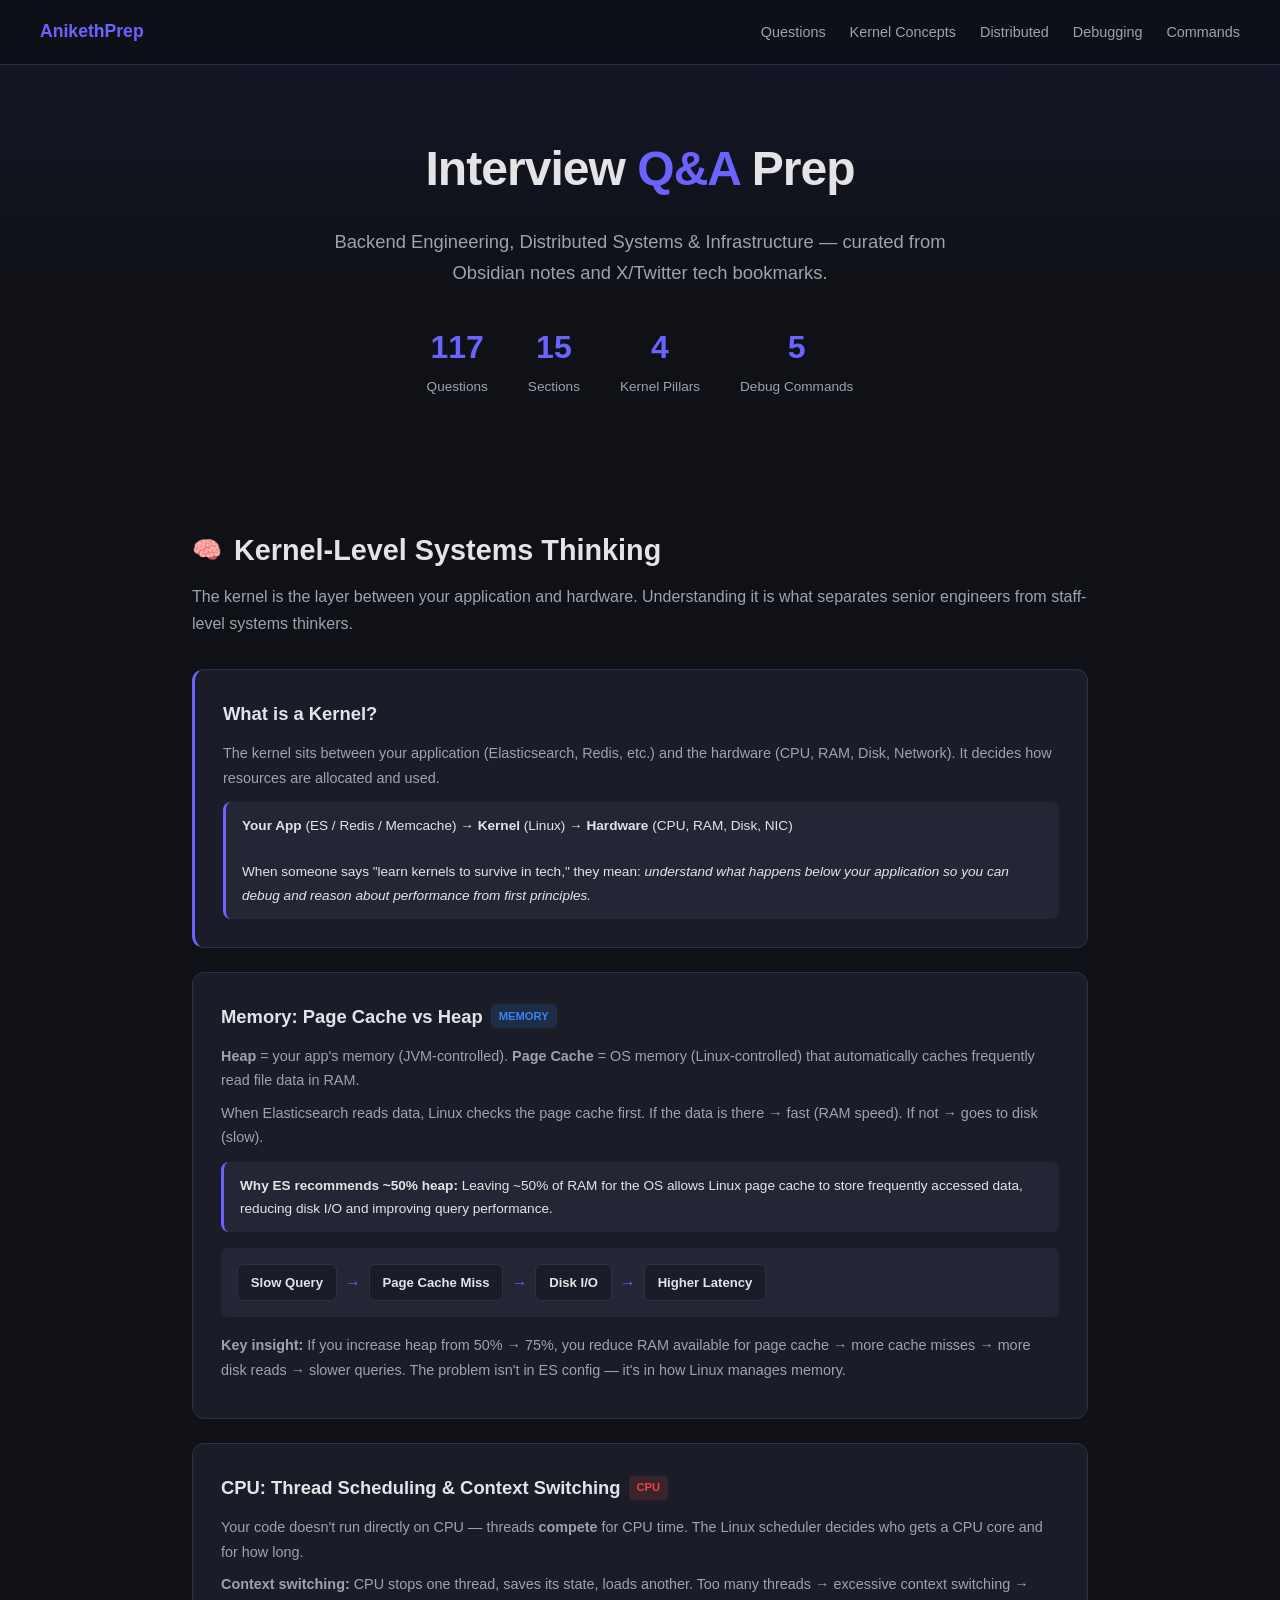
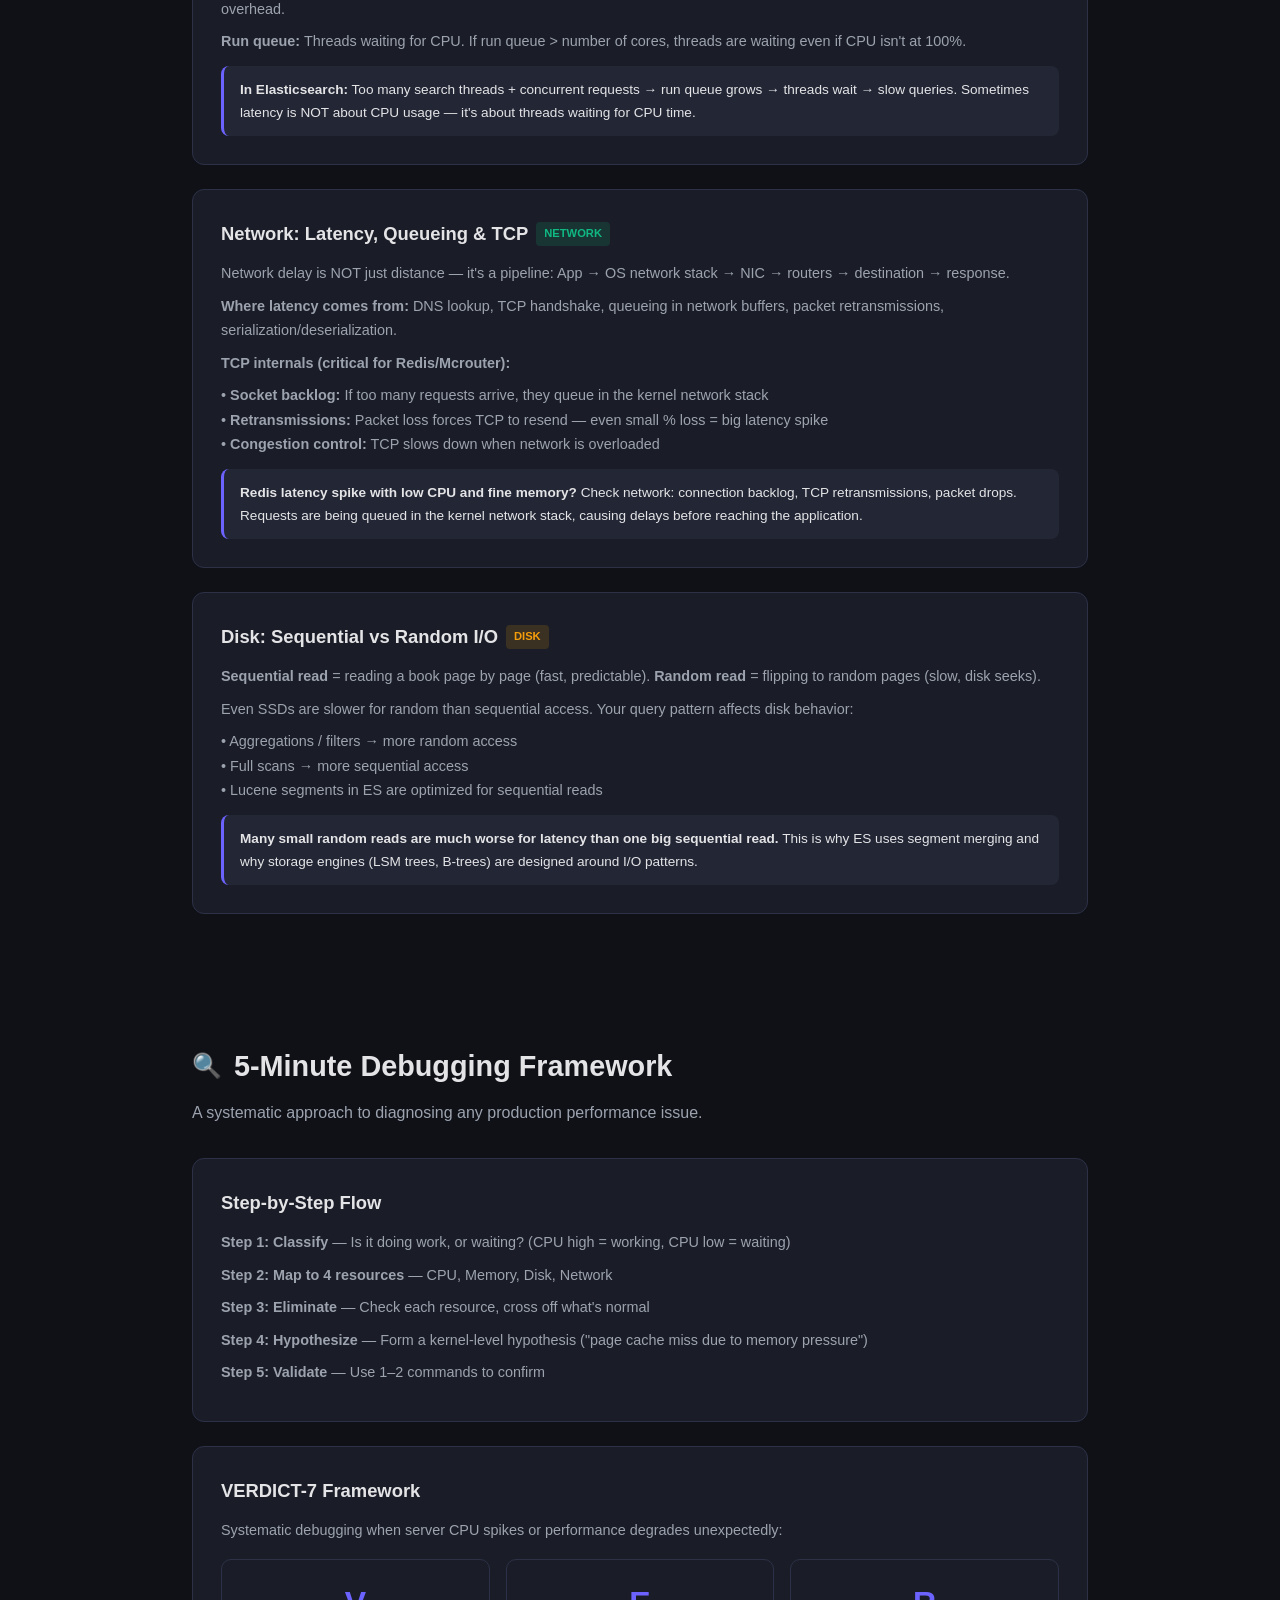
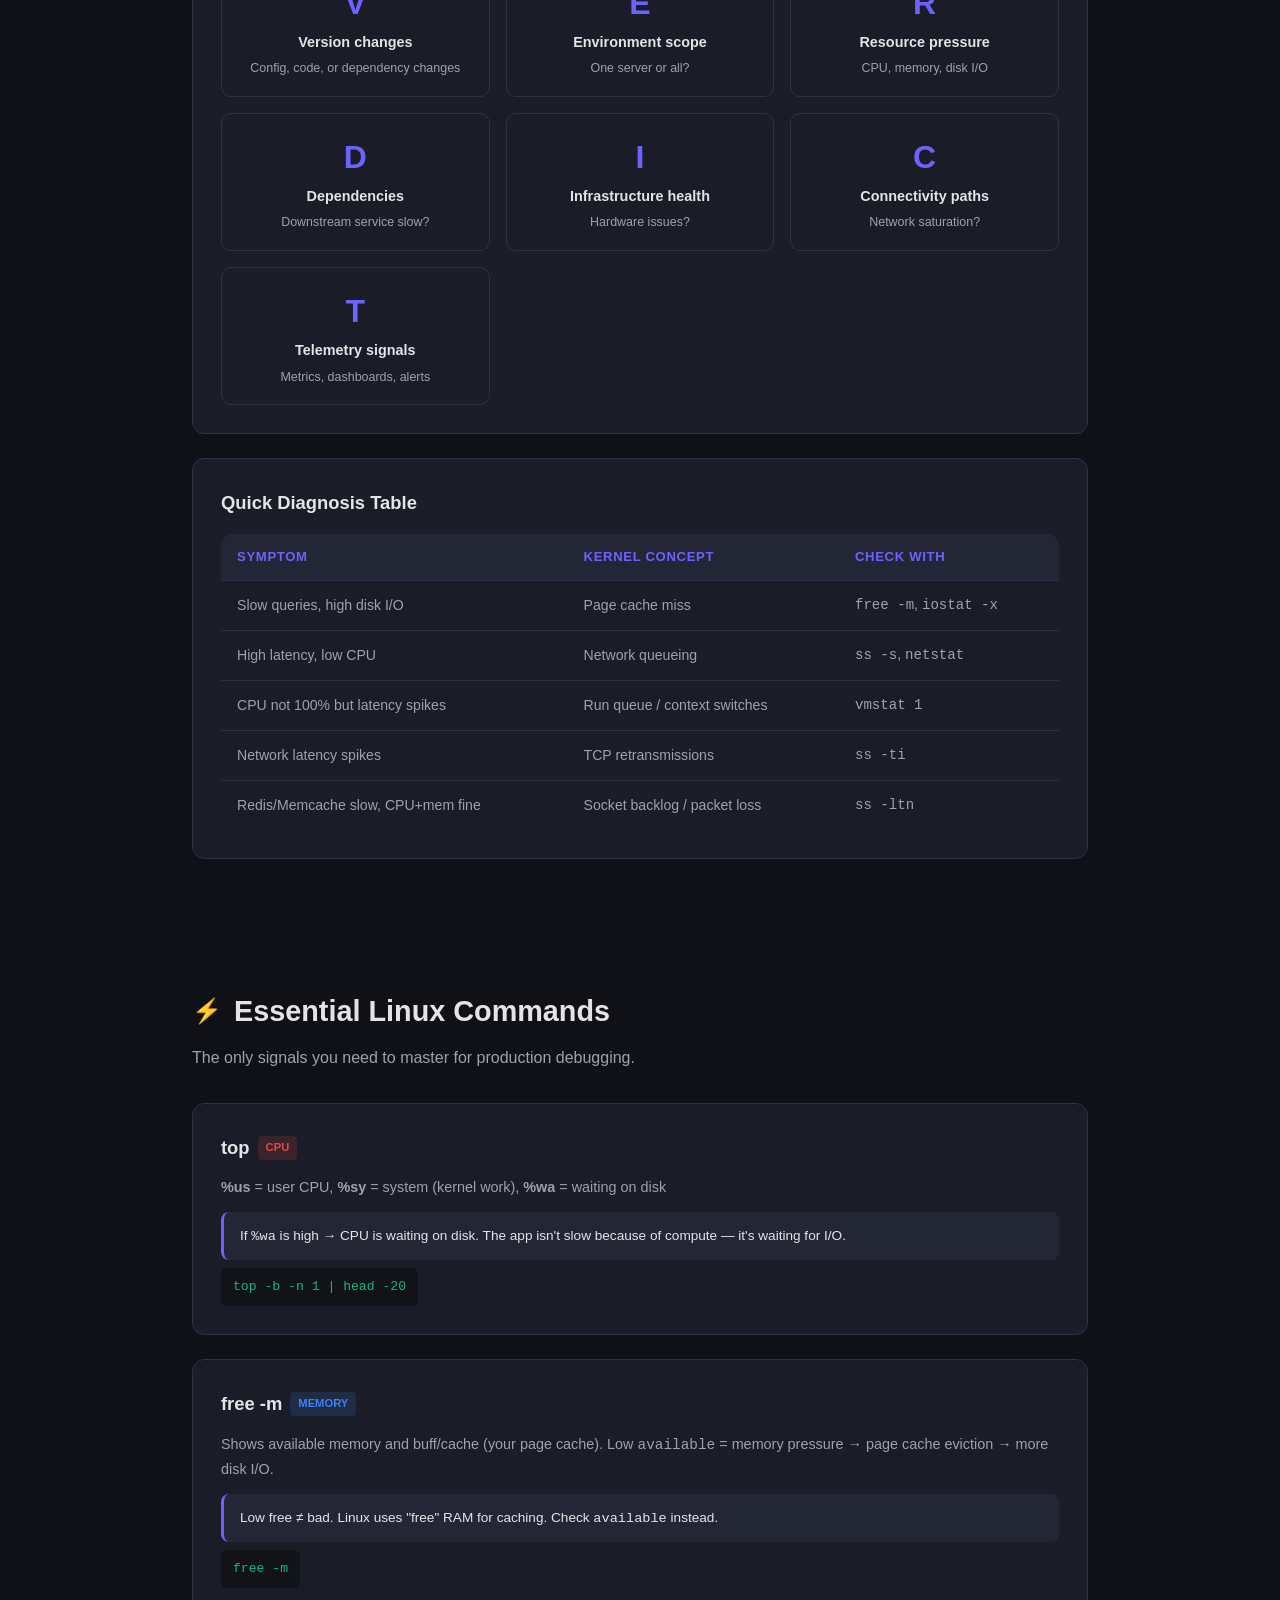
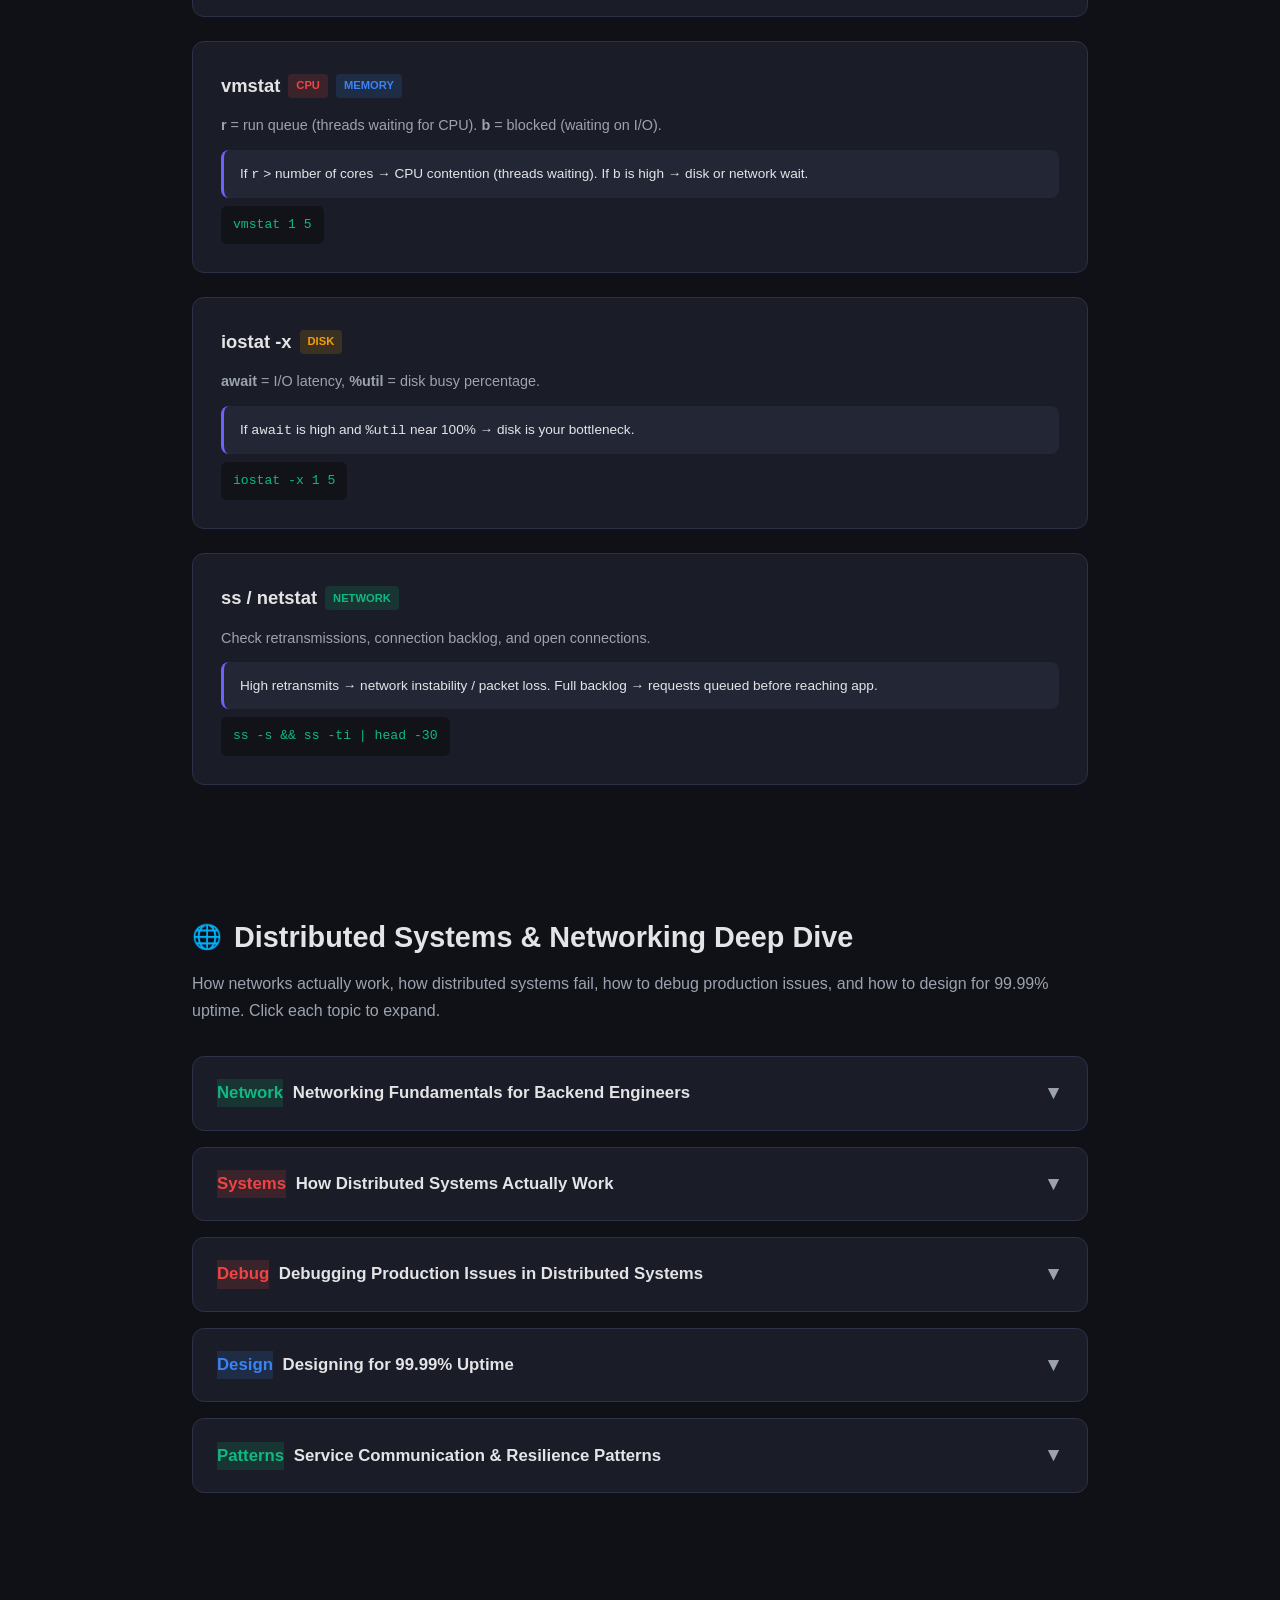
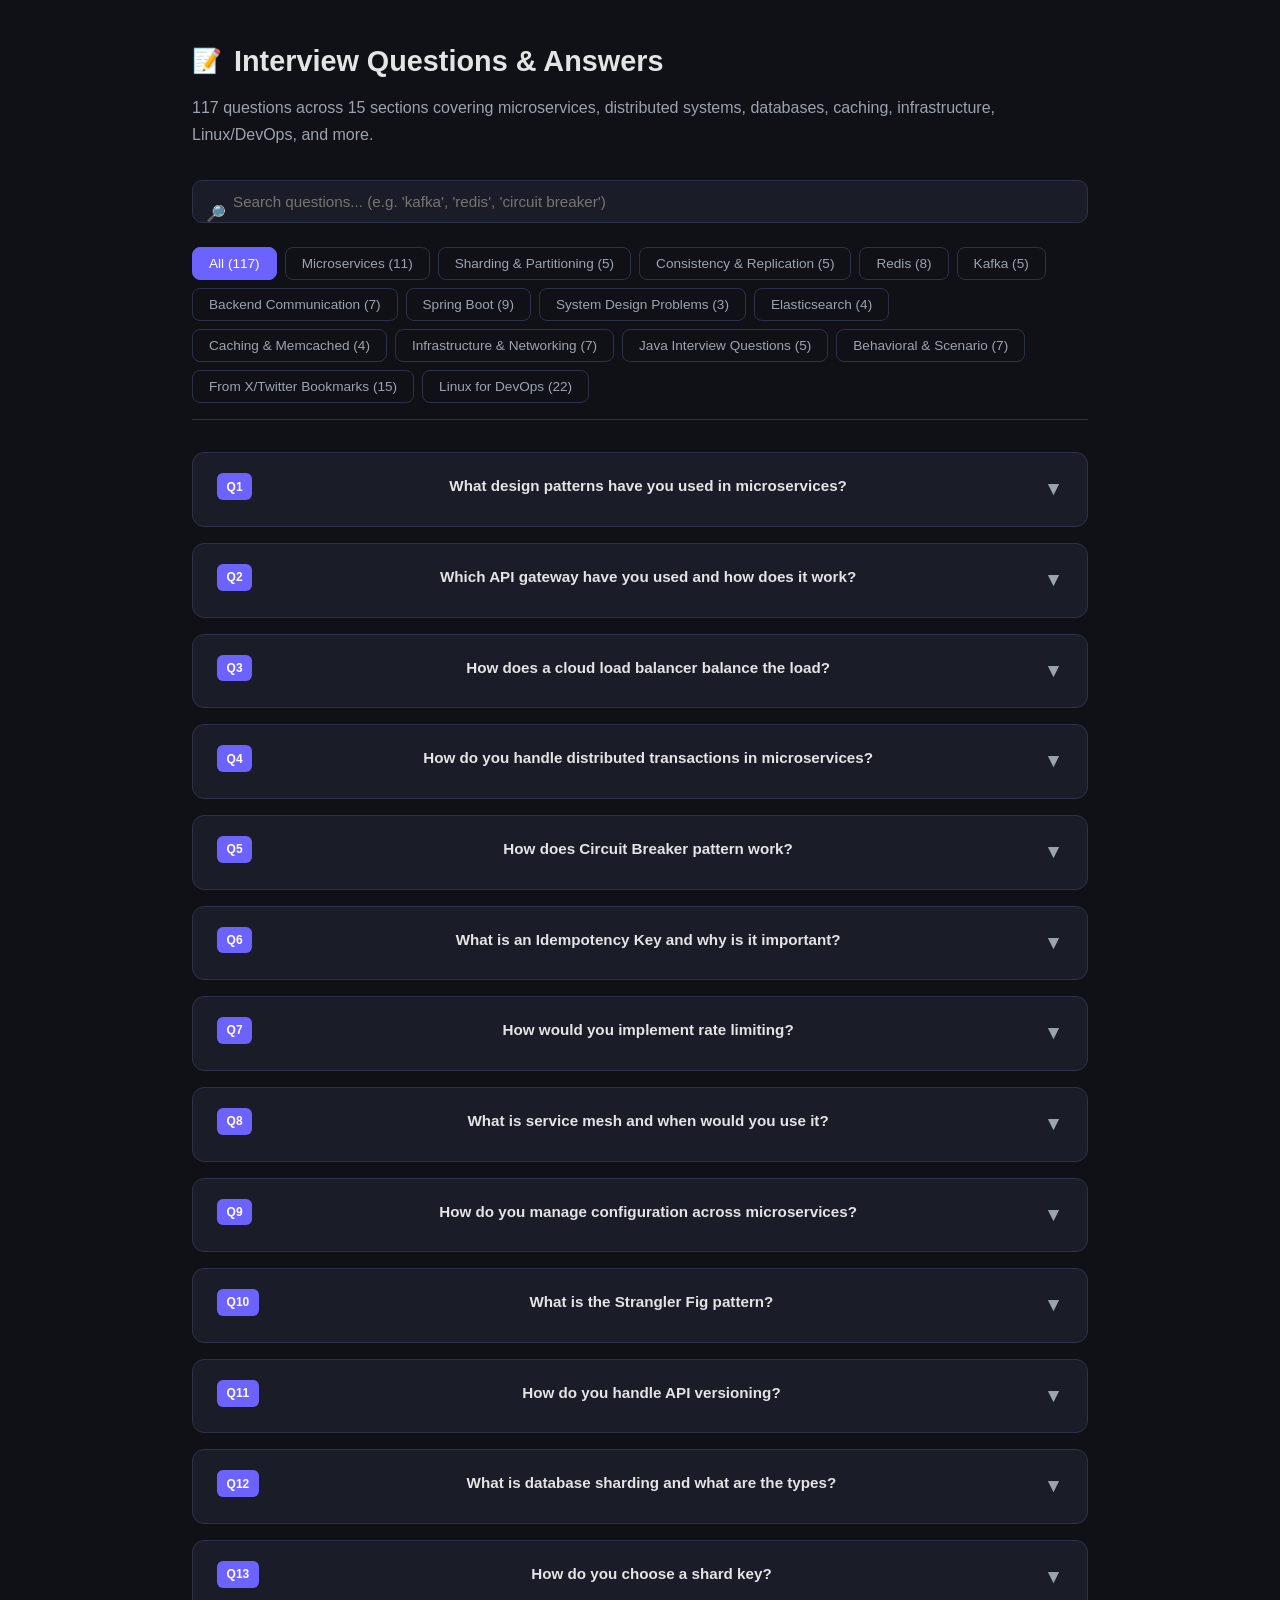
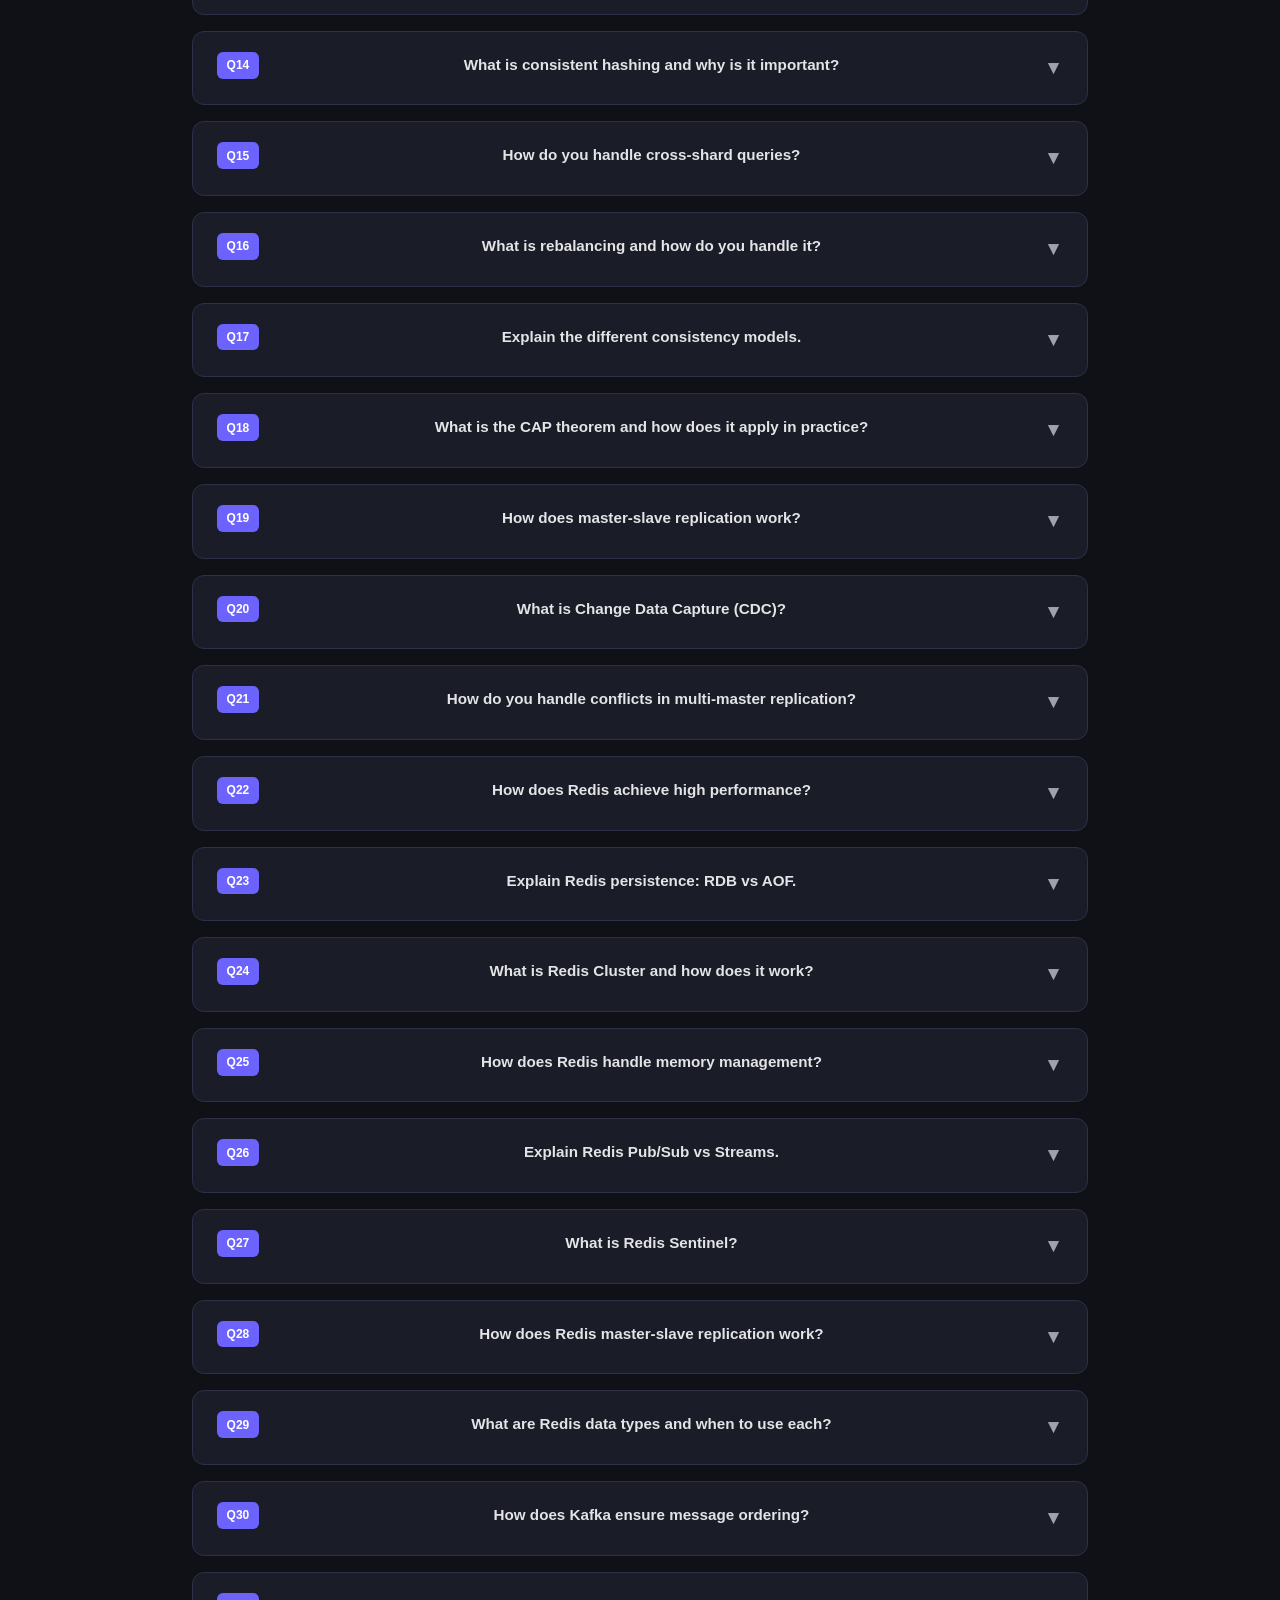
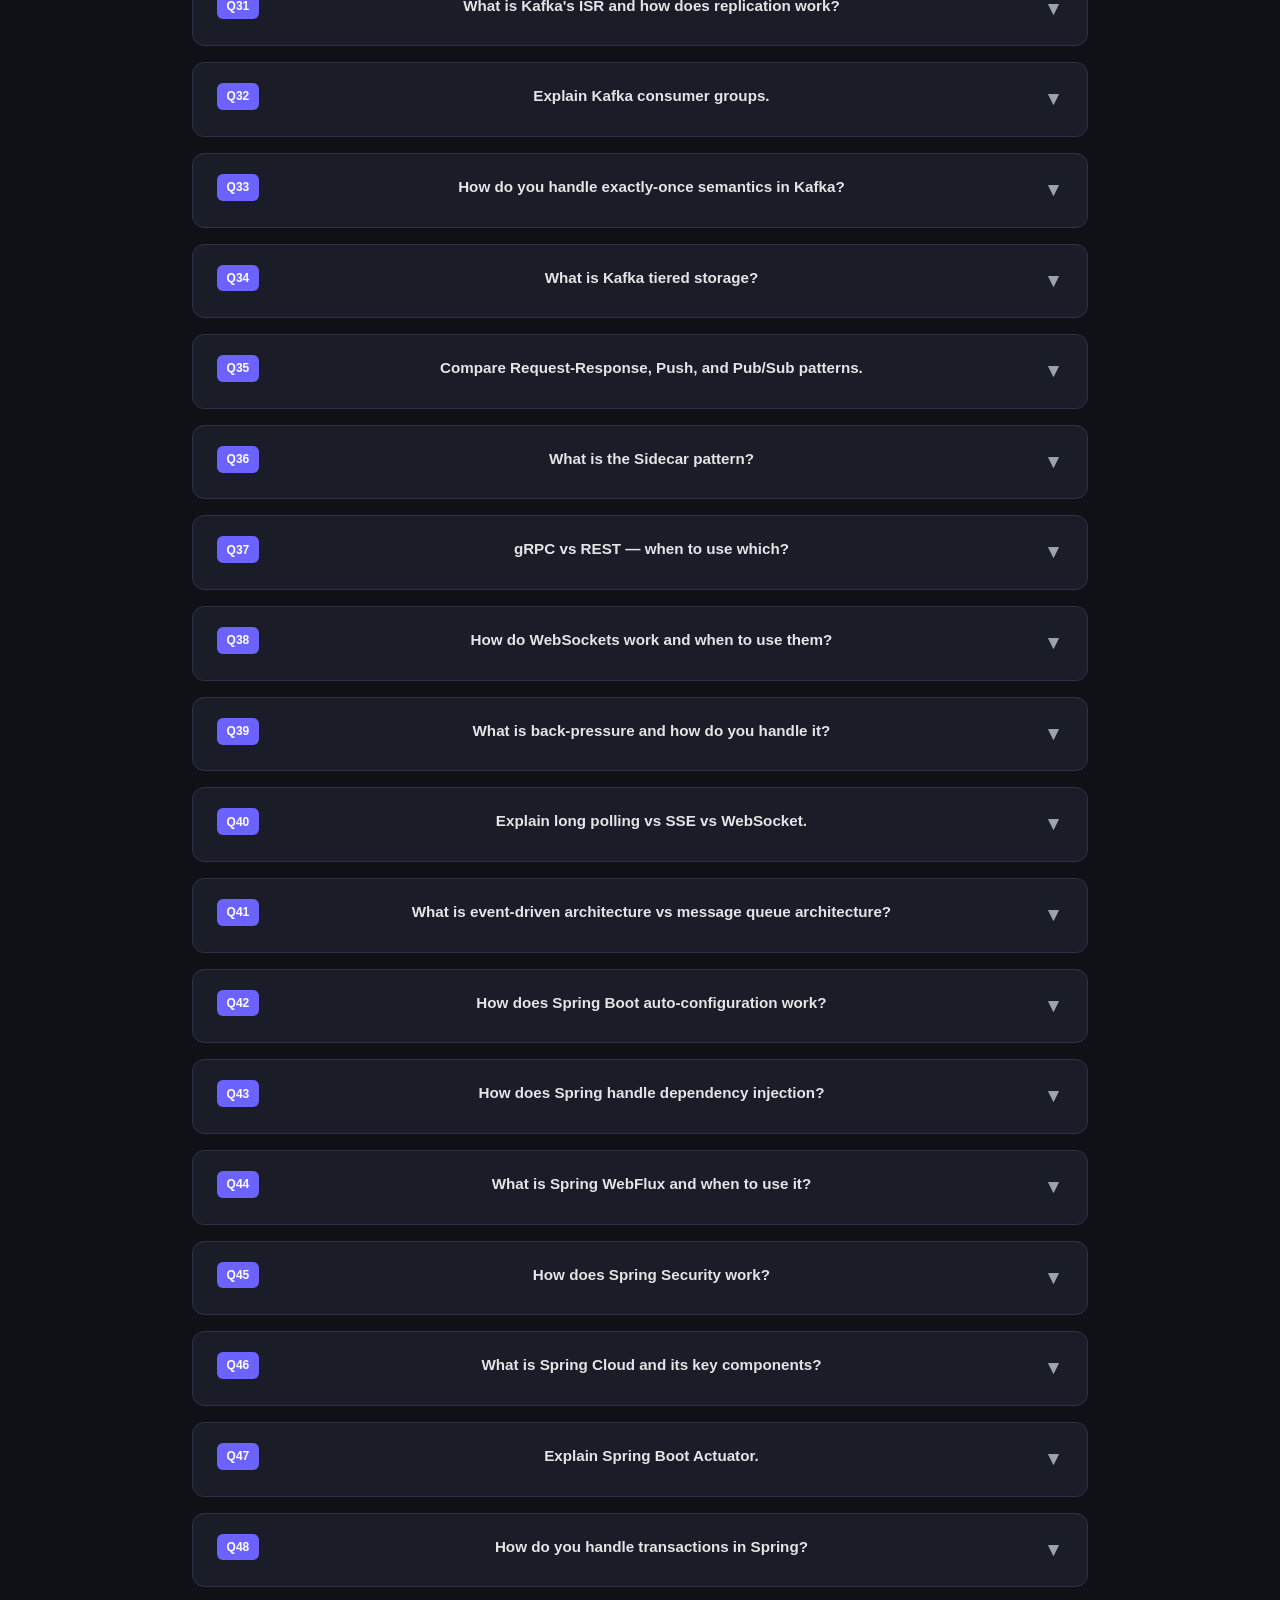
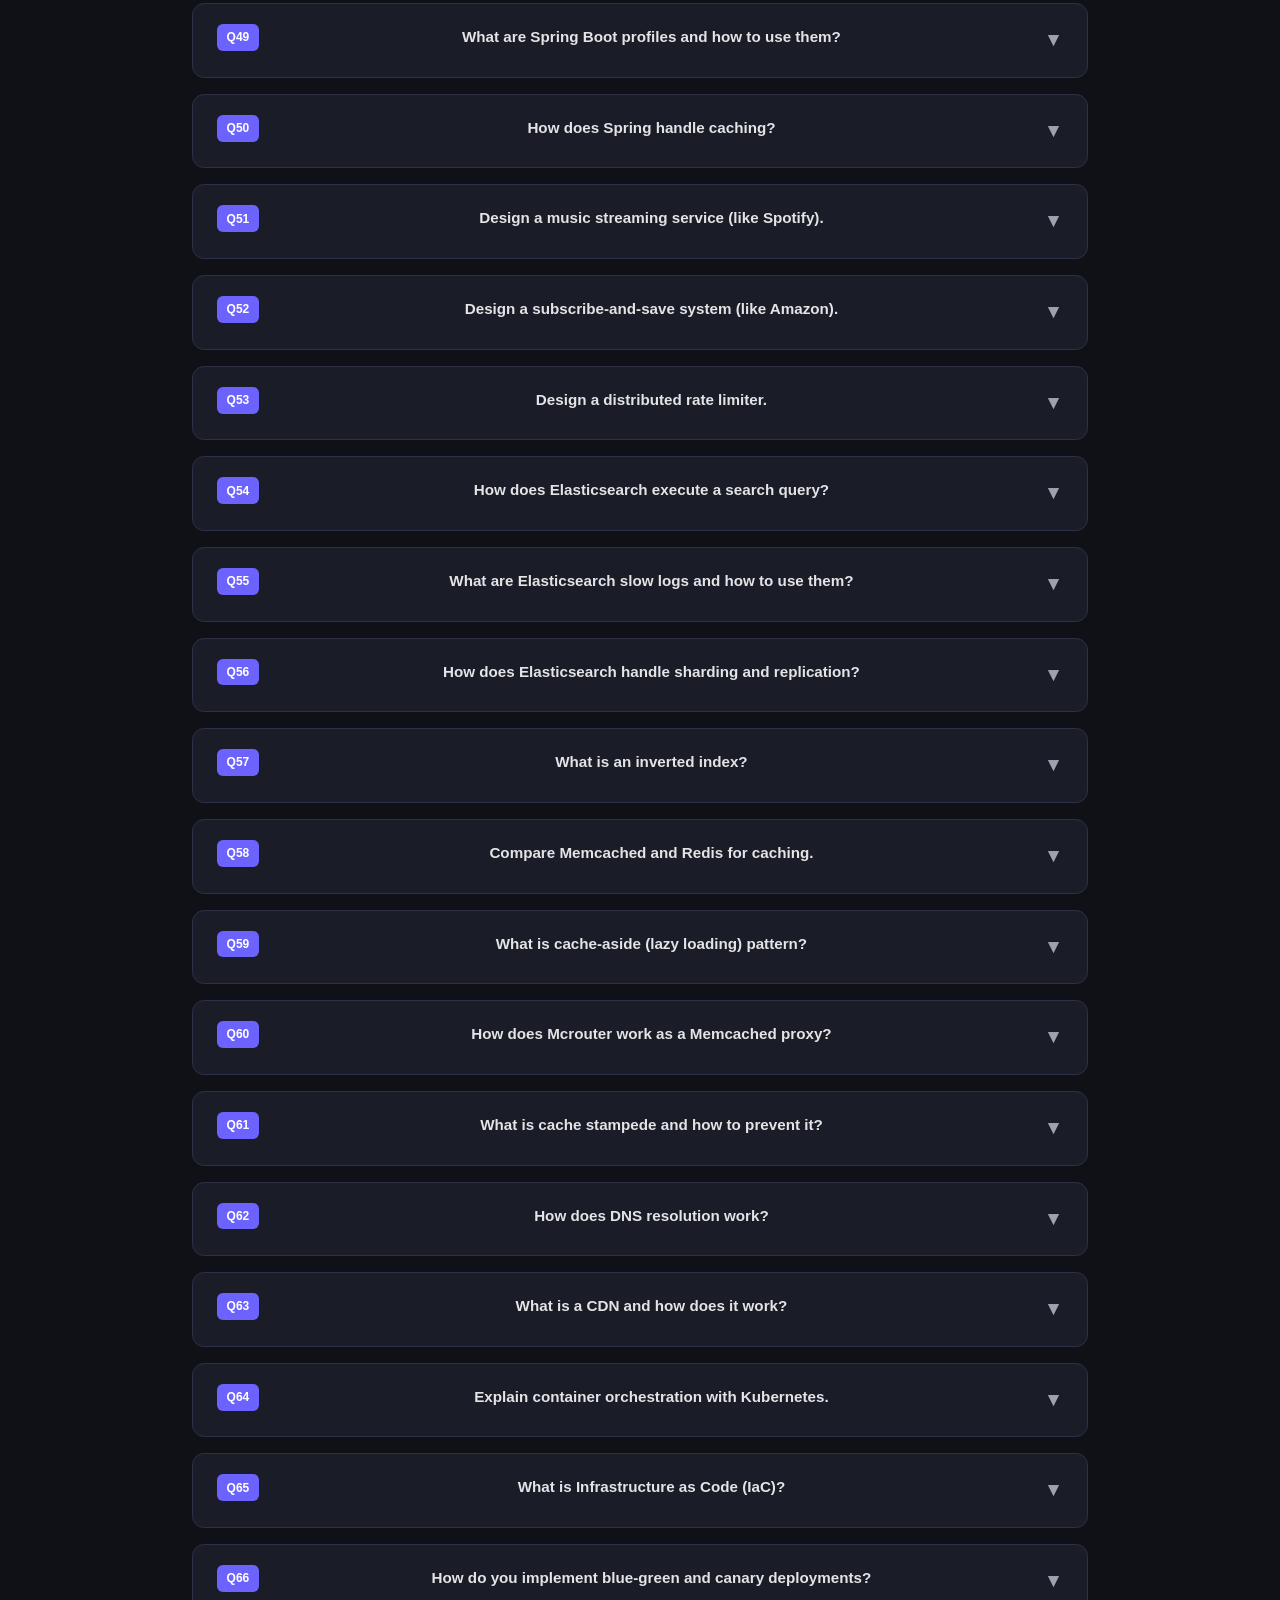
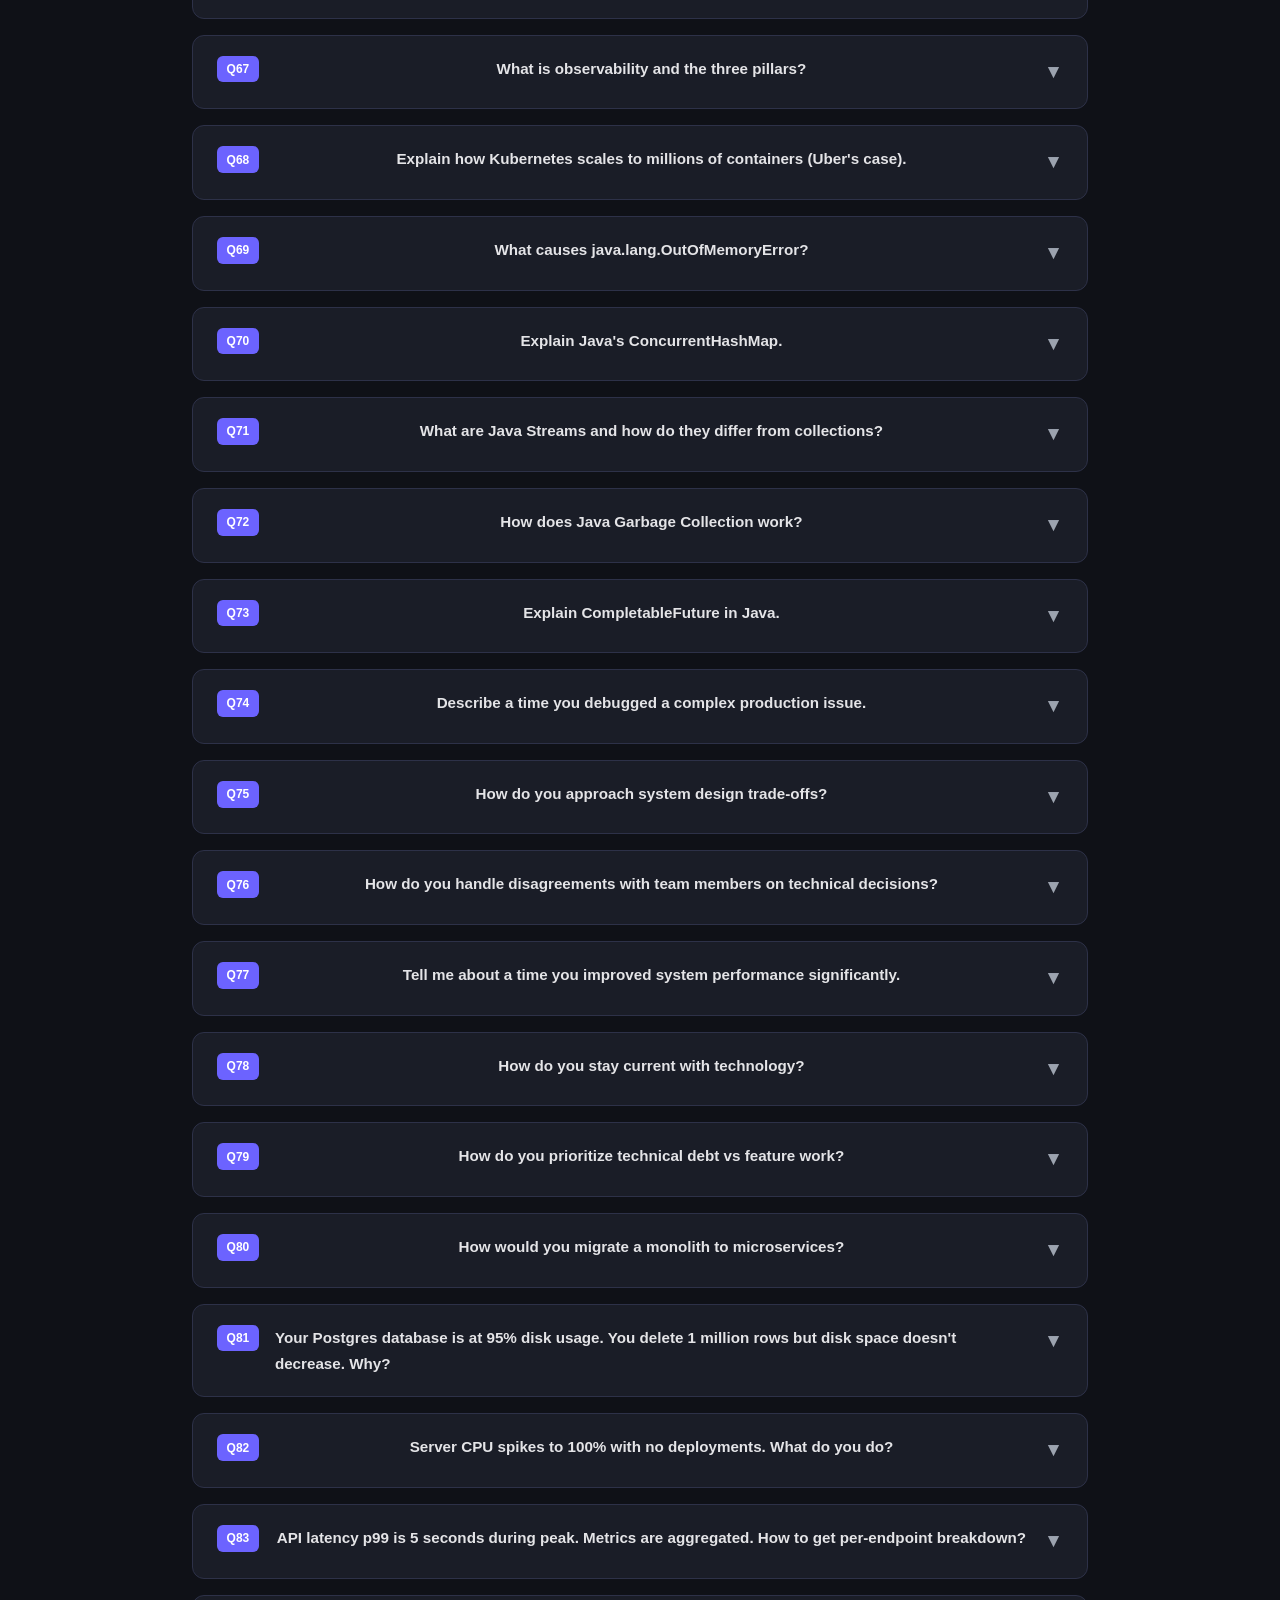
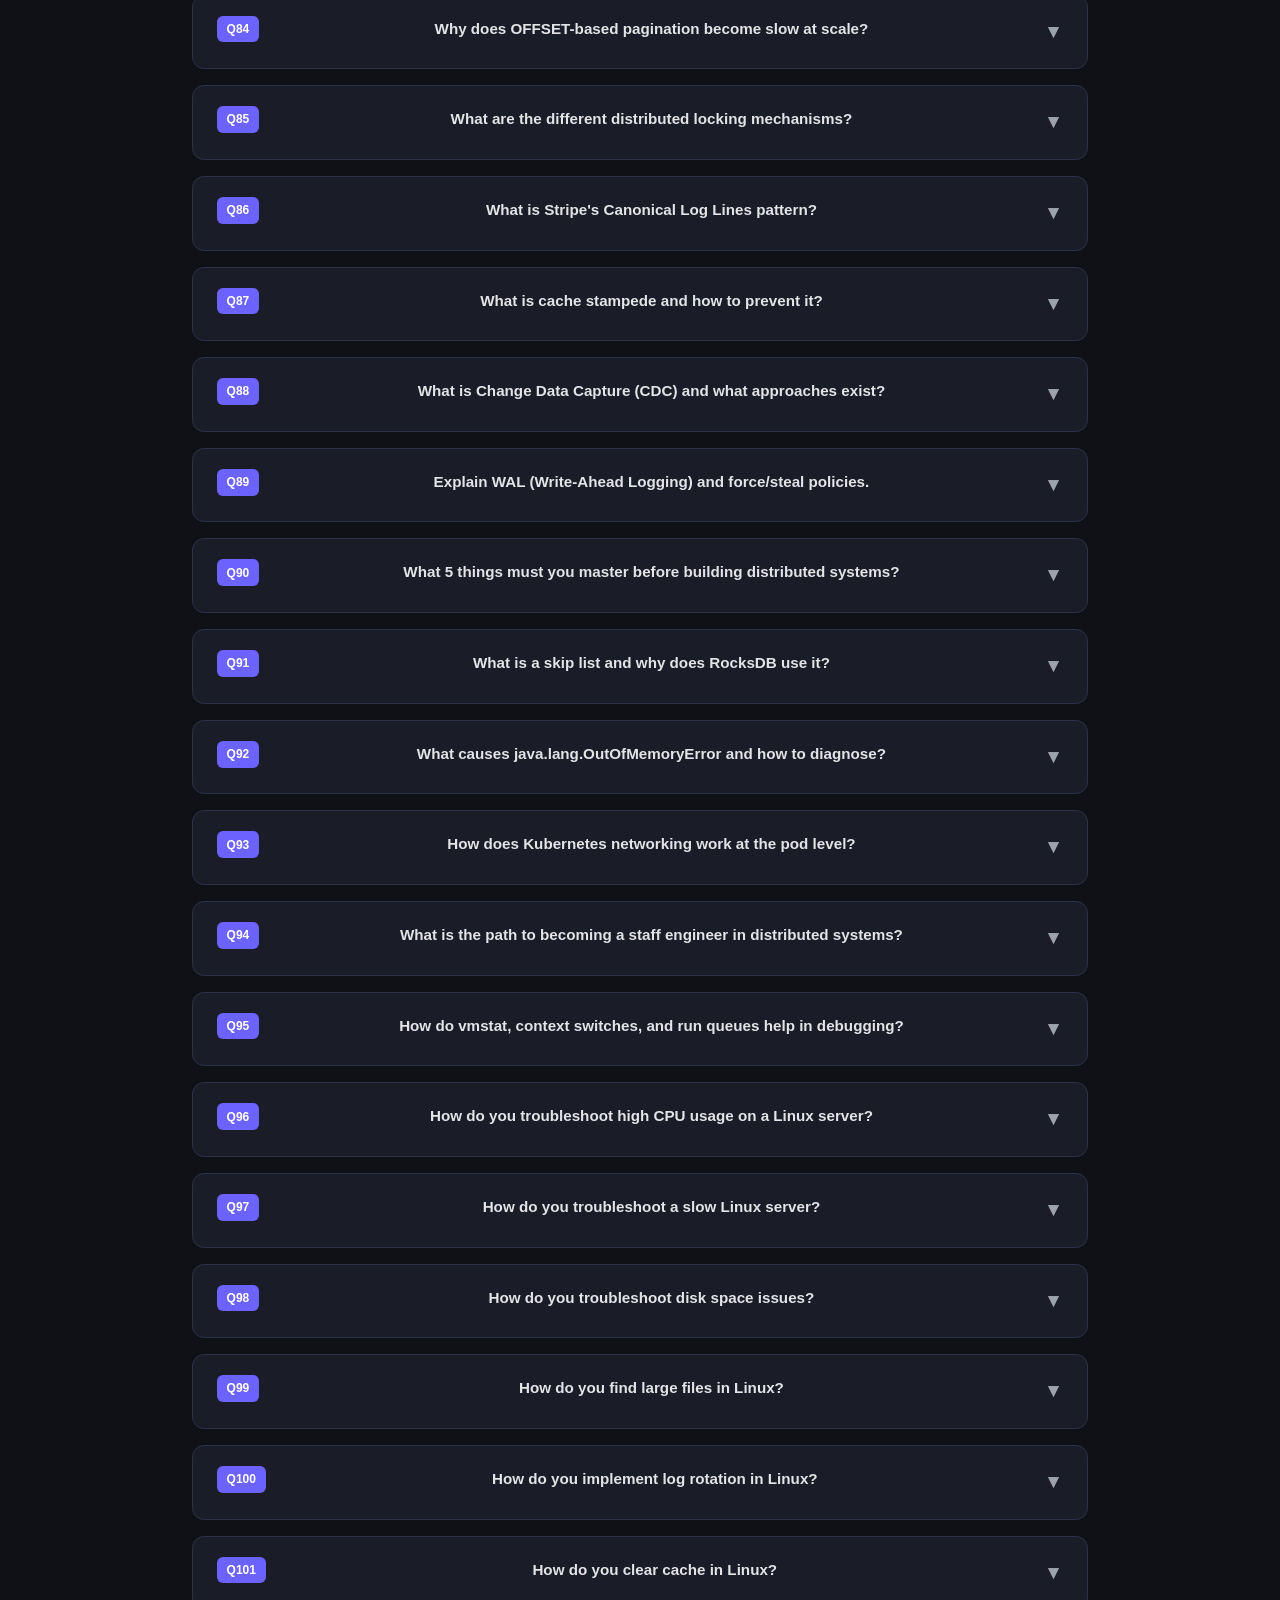
<file: index.html>
<!DOCTYPE html>
<html lang="en">
<head>
  <meta charset="UTF-8">
  <meta name="viewport" content="width=device-width, initial-scale=1.0">
  <title>Interview Prep | Backend &amp; Distributed Systems</title>
  <style>
    :root {
      --bg: #0f1117;
      --surface: #1a1d27;
      --surface2: #232735;
      --accent: #6c63ff;
      --accent2: #ff6b6b;
      --text: #e4e4e7;
      --text-dim: #9ca3af;
      --green: #10b981;
      --blue: #3b82f6;
      --orange: #f59e0b;
      --red: #ef4444;
      --border: #2d3148;
    }
    * { margin: 0; padding: 0; box-sizing: border-box; }
    body {
      font-family: 'Inter', -apple-system, BlinkMacSystemFont, 'Segoe UI', sans-serif;
      background: var(--bg);
      color: var(--text);
      line-height: 1.7;
    }
    a { color: var(--accent); text-decoration: none; }
    a:hover { text-decoration: underline; }

    /* NAV */
    .nav {
      position: fixed; top: 0; left: 0; right: 0; z-index: 100;
      background: rgba(15,17,23,0.92); backdrop-filter: blur(12px);
      border-bottom: 1px solid var(--border);
      padding: 0 2rem;
    }
    .nav-inner {
      max-width: 1200px; margin: 0 auto;
      display: flex; align-items: center; justify-content: space-between;
      height: 64px;
    }
    .nav-logo { font-size: 1.1rem; font-weight: 700; color: var(--accent); }
    .nav-links { display: flex; gap: 1.5rem; }
    .nav-links a { color: var(--text-dim); font-size: 0.9rem; font-weight: 500; }
    .nav-links a:hover { color: var(--text); text-decoration: none; }

    /* HERO */
    .hero {
      padding: 8rem 2rem 4rem;
      text-align: center;
      background: linear-gradient(180deg, rgba(108,99,255,0.08) 0%, transparent 60%);
    }
    .hero h1 { font-size: 3rem; font-weight: 800; margin-bottom: 1rem; letter-spacing: -0.02em; }
    .hero h1 span { color: var(--accent); }
    .hero p { color: var(--text-dim); font-size: 1.15rem; max-width: 640px; margin: 0 auto 2rem; }
    .hero-stats {
      display: flex; justify-content: center; gap: 2.5rem; flex-wrap: wrap;
      margin-top: 2rem;
    }
    .stat { text-align: center; }
    .stat-num { font-size: 2rem; font-weight: 800; color: var(--accent); }
    .stat-label { font-size: 0.85rem; color: var(--text-dim); }

    /* SECTION */
    .section { padding: 4rem 2rem; max-width: 960px; margin: 0 auto; }
    .section-title {
      font-size: 1.8rem; font-weight: 700; margin-bottom: 0.5rem;
      display: flex; align-items: center; gap: 0.75rem;
    }
    .section-title .icon { font-size: 1.5rem; }
    .section-desc { color: var(--text-dim); margin-bottom: 2rem; font-size: 1rem; }

    /* TABS */
    .tabs {
      display: flex; gap: 0.5rem; flex-wrap: wrap;
      margin-bottom: 2rem; border-bottom: 1px solid var(--border); padding-bottom: 1rem;
    }
    .tab-btn {
      padding: 0.5rem 1rem; border-radius: 8px; border: 1px solid var(--border);
      background: transparent; color: var(--text-dim); font-size: 0.85rem;
      cursor: pointer; transition: all 0.2s; font-weight: 500;
    }
    .tab-btn:hover { border-color: var(--accent); color: var(--text); }
    .tab-btn.active { background: var(--accent); color: #fff; border-color: var(--accent); }

    /* QA CARD */
    .qa-list { display: flex; flex-direction: column; gap: 1rem; }
    .qa-card {
      background: var(--surface); border: 1px solid var(--border);
      border-radius: 12px; overflow: hidden; transition: border-color 0.2s;
    }
    .qa-card:hover { border-color: var(--accent); }
    .qa-q {
      padding: 1.25rem 1.5rem; cursor: pointer; display: flex;
      justify-content: space-between; align-items: flex-start; gap: 1rem;
    }
    .qa-q-text { font-weight: 600; font-size: 0.95rem; }
    .qa-q-num {
      background: var(--accent); color: #fff; font-size: 0.75rem; font-weight: 700;
      padding: 0.2rem 0.6rem; border-radius: 6px; white-space: nowrap; flex-shrink: 0;
    }
    .qa-arrow { color: var(--text-dim); transition: transform 0.2s; flex-shrink: 0; font-size: 1.2rem; }
    .qa-card.open .qa-arrow { transform: rotate(180deg); }
    .qa-a {
      display: none; padding: 0 1.5rem 1.25rem; border-top: 1px solid var(--border);
    }
    .qa-card.open .qa-a { display: block; padding-top: 1.25rem; }
    .qa-a p { color: var(--text-dim); font-size: 0.9rem; margin-bottom: 0.75rem; }
    .qa-tip {
      background: rgba(108,99,255,0.1); border-left: 3px solid var(--accent);
      padding: 0.75rem 1rem; border-radius: 0 8px 8px 0; margin-top: 0.75rem;
      font-size: 0.85rem; color: var(--accent);
    }
    .qa-code {
      background: #111318; border: 1px solid var(--border); border-radius: 8px;
      padding: 1rem; font-family: 'JetBrains Mono', 'Fira Code', monospace;
      font-size: 0.82rem; color: var(--green); overflow-x: auto; margin-top: 0.75rem;
      white-space: pre-wrap;
    }

    /* KERNEL CONCEPT CARDS */
    .concept-grid { display: grid; grid-template-columns: 1fr; gap: 1.5rem; }
    .concept-card {
      background: var(--surface); border: 1px solid var(--border);
      border-radius: 12px; padding: 1.75rem; transition: border-color 0.2s;
    }
    .concept-card:hover { border-color: var(--accent); }
    .concept-card h3 { font-size: 1.15rem; font-weight: 700; margin-bottom: 0.75rem; display: flex; align-items: center; gap: 0.5rem; }
    .concept-card h3 .badge {
      font-size: 0.7rem; padding: 0.15rem 0.5rem; border-radius: 4px;
      font-weight: 600; text-transform: uppercase;
    }
    .badge-cpu { background: rgba(239,68,68,0.15); color: var(--red); }
    .badge-mem { background: rgba(59,130,246,0.15); color: var(--blue); }
    .badge-disk { background: rgba(245,158,11,0.15); color: var(--orange); }
    .badge-net { background: rgba(16,185,129,0.15); color: var(--green); }
    .concept-card p { color: var(--text-dim); font-size: 0.9rem; margin-bottom: 0.5rem; }
    .concept-card .highlight {
      background: var(--surface2); border-radius: 8px; padding: 0.75rem 1rem;
      margin-top: 0.75rem; font-size: 0.85rem; border-left: 3px solid var(--accent);
    }
    .concept-card .cmd {
      font-family: 'JetBrains Mono', monospace; background: #111318;
      padding: 0.5rem 0.75rem; border-radius: 6px; color: var(--green);
      font-size: 0.82rem; display: inline-block; margin-top: 0.5rem;
    }

    /* CHAIN DIAGRAM */
    .chain {
      display: flex; align-items: center; gap: 0.5rem; flex-wrap: wrap;
      margin: 1rem 0; padding: 1rem; background: var(--surface2); border-radius: 8px;
    }
    .chain-step {
      background: var(--surface); border: 1px solid var(--border);
      padding: 0.4rem 0.8rem; border-radius: 6px; font-size: 0.82rem; font-weight: 600;
    }
    .chain-arrow { color: var(--accent); font-weight: 700; }

    /* DEBUG FRAMEWORK */
    .debug-table {
      width: 100%; border-collapse: collapse; margin-top: 1rem;
      background: var(--surface); border-radius: 12px; overflow: hidden;
    }
    .debug-table th {
      background: var(--surface2); padding: 0.75rem 1rem; text-align: left;
      font-size: 0.82rem; color: var(--accent); text-transform: uppercase;
      letter-spacing: 0.05em;
    }
    .debug-table td {
      padding: 0.75rem 1rem; border-top: 1px solid var(--border);
      font-size: 0.88rem; color: var(--text-dim);
    }

    /* VERDICT */
    .verdict-grid { display: grid; grid-template-columns: repeat(auto-fit, minmax(200px, 1fr)); gap: 1rem; margin-top: 1rem; }
    .verdict-item {
      background: var(--surface); border: 1px solid var(--border); border-radius: 10px;
      padding: 1rem; text-align: center;
    }
    .verdict-item .letter { font-size: 2rem; font-weight: 800; color: var(--accent); }
    .verdict-item .word { font-size: 0.9rem; font-weight: 600; margin-bottom: 0.25rem; }
    .verdict-item .desc { font-size: 0.78rem; color: var(--text-dim); }

    /* FOOTER */
    .footer {
      text-align: center; padding: 3rem 2rem; border-top: 1px solid var(--border);
      color: var(--text-dim); font-size: 0.85rem;
    }

    /* SEARCH */
    .search-box {
      width: 100%; padding: 0.75rem 1rem 0.75rem 2.5rem;
      background: var(--surface); border: 1px solid var(--border);
      border-radius: 10px; color: var(--text); font-size: 0.95rem;
      outline: none; margin-bottom: 1.5rem;
    }
    .search-box:focus { border-color: var(--accent); }
    .search-wrap { position: relative; }
    .search-icon {
      position: absolute; left: 0.85rem; top: 50%; transform: translateY(-50%);
      color: var(--text-dim); font-size: 1rem;
    }

    /* EXPANDABLE TOPIC CARDS */
    .topic-card {
      background: var(--surface); border: 1px solid var(--border);
      border-radius: 12px; margin-bottom: 1rem; overflow: hidden; transition: border-color 0.2s;
    }
    .topic-card:hover { border-color: var(--accent); }
    .topic-header {
      padding: 1.25rem 1.5rem; cursor: pointer; display: flex;
      justify-content: space-between; align-items: center; gap: 1rem;
      user-select: none;
    }
    .topic-header h3 { font-size: 1.05rem; font-weight: 700; display: flex; align-items: center; gap: 0.6rem; margin: 0; }
    .topic-header .arrow { color: var(--text-dim); transition: transform 0.3s; font-size: 1.2rem; flex-shrink: 0; }
    .topic-card.open .topic-header .arrow { transform: rotate(180deg); }
    .topic-body {
      display: none; padding: 0 1.5rem 1.5rem; border-top: 1px solid var(--border);
    }
    .topic-card.open .topic-body { display: block; padding-top: 1.25rem; }
    .topic-body p { color: var(--text-dim); font-size: 0.9rem; margin-bottom: 0.75rem; }
    .topic-body ul { color: var(--text-dim); font-size: 0.9rem; margin: 0.5rem 0 1rem 1.25rem; }
    .topic-body ul li { margin-bottom: 0.4rem; }
    .topic-body .sub-card {
      background: var(--surface2); border-radius: 8px; padding: 1rem 1.25rem;
      margin: 0.75rem 0; border-left: 3px solid var(--accent);
    }
    .topic-body .sub-card h4 { font-size: 0.95rem; margin-bottom: 0.5rem; color: var(--text); }
    .topic-body .formula {
      background: #111318; border: 1px solid var(--border); border-radius: 8px;
      padding: 0.75rem 1rem; font-family: 'JetBrains Mono', monospace;
      font-size: 0.85rem; color: var(--green); margin: 0.5rem 0;
    }
    .nines-table {
      width: 100%; border-collapse: collapse; margin: 0.75rem 0;
      font-size: 0.85rem;
    }
    .nines-table th {
      background: var(--surface); padding: 0.5rem 0.75rem; text-align: left;
      color: var(--accent); font-size: 0.78rem; text-transform: uppercase;
    }
    .nines-table td {
      padding: 0.5rem 0.75rem; border-top: 1px solid var(--border); color: var(--text-dim);
    }
    .pillar-grid {
      display: grid; grid-template-columns: repeat(auto-fit, minmax(180px, 1fr)); gap: 0.75rem; margin: 1rem 0;
    }
    .pillar-item {
      background: var(--surface); border: 1px solid var(--border); border-radius: 8px;
      padding: 0.75rem; text-align: center;
    }
    .pillar-item .pillar-icon { font-size: 1.5rem; margin-bottom: 0.25rem; }
    .pillar-item .pillar-name { font-size: 0.85rem; font-weight: 600; color: var(--text); }
    .pillar-item .pillar-desc { font-size: 0.75rem; color: var(--text-dim); margin-top: 0.15rem; }

    @media (max-width: 768px) {
      .hero h1 { font-size: 2rem; }
      .hero-stats { gap: 1.5rem; }
      .nav-links { display: none; }
      .section { padding: 3rem 1rem; }
    }
  </style>
</head>
<body>

<nav class="nav">
  <div class="nav-inner">
    <div class="nav-logo">AnikethPrep</div>
    <div class="nav-links">
      <a href="#questions">Questions</a>
      <a href="#kernel">Kernel Concepts</a>
      <a href="#distributed">Distributed</a>
      <a href="#debugging">Debugging</a>
      <a href="#commands">Commands</a>
    </div>
  </div>
</nav>

<section class="hero">
  <h1>Interview <span>Q&A</span> Prep</h1>
  <p>Backend Engineering, Distributed Systems &amp; Infrastructure — curated from Obsidian notes and X/Twitter tech bookmarks.</p>
  <div class="hero-stats">
    <div class="stat"><div class="stat-num">117</div><div class="stat-label">Questions</div></div>
    <div class="stat"><div class="stat-num">15</div><div class="stat-label">Sections</div></div>
    <div class="stat"><div class="stat-num">4</div><div class="stat-label">Kernel Pillars</div></div>
    <div class="stat"><div class="stat-num">5</div><div class="stat-label">Debug Commands</div></div>
  </div>
</section>

<!-- ==================== KERNEL CONCEPTS ==================== -->
<section class="section" id="kernel">
  <div class="section-title"><span class="icon">🧠</span> Kernel-Level Systems Thinking</div>
  <p class="section-desc">The kernel is the layer between your application and hardware. Understanding it is what separates senior engineers from staff-level systems thinkers.</p>

  <div class="concept-card" style="margin-bottom:1.5rem; border-left: 3px solid var(--accent);">
    <h3>What is a Kernel?</h3>
    <p>The kernel sits between your application (Elasticsearch, Redis, etc.) and the hardware (CPU, RAM, Disk, Network). It decides how resources are allocated and used.</p>
    <div class="highlight">
      <strong>Your App</strong> (ES / Redis / Memcache) → <strong>Kernel</strong> (Linux) → <strong>Hardware</strong> (CPU, RAM, Disk, NIC)<br><br>
      When someone says "learn kernels to survive in tech," they mean: <em>understand what happens below your application so you can debug and reason about performance from first principles.</em>
    </div>
  </div>

  <div class="concept-grid">

    <!-- MEMORY -->
    <div class="concept-card">
      <h3>Memory: Page Cache vs Heap <span class="badge badge-mem">Memory</span></h3>
      <p><strong>Heap</strong> = your app's memory (JVM-controlled). <strong>Page Cache</strong> = OS memory (Linux-controlled) that automatically caches frequently read file data in RAM.</p>
      <p>When Elasticsearch reads data, Linux checks the page cache first. If the data is there → fast (RAM speed). If not → goes to disk (slow).</p>
      <div class="highlight">
        <strong>Why ES recommends ~50% heap:</strong> Leaving ~50% of RAM for the OS allows Linux page cache to store frequently accessed data, reducing disk I/O and improving query performance.
      </div>
      <div class="chain">
        <span class="chain-step">Slow Query</span>
        <span class="chain-arrow">→</span>
        <span class="chain-step">Page Cache Miss</span>
        <span class="chain-arrow">→</span>
        <span class="chain-step">Disk I/O</span>
        <span class="chain-arrow">→</span>
        <span class="chain-step">Higher Latency</span>
      </div>
      <p><strong>Key insight:</strong> If you increase heap from 50% → 75%, you reduce RAM available for page cache → more cache misses → more disk reads → slower queries. The problem isn't in ES config — it's in how Linux manages memory.</p>
    </div>

    <!-- CPU / THREADS -->
    <div class="concept-card">
      <h3>CPU: Thread Scheduling &amp; Context Switching <span class="badge badge-cpu">CPU</span></h3>
      <p>Your code doesn't run directly on CPU — threads <strong>compete</strong> for CPU time. The Linux scheduler decides who gets a CPU core and for how long.</p>
      <p><strong>Context switching:</strong> CPU stops one thread, saves its state, loads another. Too many threads → excessive context switching → overhead.</p>
      <p><strong>Run queue:</strong> Threads waiting for CPU. If run queue &gt; number of cores, threads are waiting even if CPU isn't at 100%.</p>
      <div class="highlight">
        <strong>In Elasticsearch:</strong> Too many search threads + concurrent requests → run queue grows → threads wait → slow queries. Sometimes latency is NOT about CPU usage — it's about threads waiting for CPU time.
      </div>
    </div>

    <!-- NETWORK -->
    <div class="concept-card">
      <h3>Network: Latency, Queueing &amp; TCP <span class="badge badge-net">Network</span></h3>
      <p>Network delay is NOT just distance — it's a pipeline: App → OS network stack → NIC → routers → destination → response.</p>
      <p><strong>Where latency comes from:</strong> DNS lookup, TCP handshake, queueing in network buffers, packet retransmissions, serialization/deserialization.</p>
      <p><strong>TCP internals (critical for Redis/Mcrouter):</strong></p>
      <p>• <strong>Socket backlog:</strong> If too many requests arrive, they queue in the kernel network stack<br>
      • <strong>Retransmissions:</strong> Packet loss forces TCP to resend — even small % loss = big latency spike<br>
      • <strong>Congestion control:</strong> TCP slows down when network is overloaded</p>
      <div class="highlight">
        <strong>Redis latency spike with low CPU and fine memory?</strong> Check network: connection backlog, TCP retransmissions, packet drops. Requests are being queued in the kernel network stack, causing delays before reaching the application.
      </div>
    </div>

    <!-- DISK -->
    <div class="concept-card">
      <h3>Disk: Sequential vs Random I/O <span class="badge badge-disk">Disk</span></h3>
      <p><strong>Sequential read</strong> = reading a book page by page (fast, predictable). <strong>Random read</strong> = flipping to random pages (slow, disk seeks).</p>
      <p>Even SSDs are slower for random than sequential access. Your query pattern affects disk behavior:</p>
      <p>• Aggregations / filters → more random access<br>
      • Full scans → more sequential access<br>
      • Lucene segments in ES are optimized for sequential reads</p>
      <div class="highlight">
        <strong>Many small random reads are much worse for latency than one big sequential read.</strong> This is why ES uses segment merging and why storage engines (LSM trees, B-trees) are designed around I/O patterns.
      </div>
    </div>
  </div>
</section>

<!-- ==================== DEBUGGING FRAMEWORK ==================== -->
<section class="section" id="debugging">
  <div class="section-title"><span class="icon">🔍</span> 5-Minute Debugging Framework</div>
  <p class="section-desc">A systematic approach to diagnosing any production performance issue.</p>

  <div class="concept-card" style="margin-bottom: 1.5rem;">
    <h3>Step-by-Step Flow</h3>
    <p><strong>Step 1: Classify</strong> — Is it doing work, or waiting? (CPU high = working, CPU low = waiting)</p>
    <p><strong>Step 2: Map to 4 resources</strong> — CPU, Memory, Disk, Network</p>
    <p><strong>Step 3: Eliminate</strong> — Check each resource, cross off what's normal</p>
    <p><strong>Step 4: Hypothesize</strong> — Form a kernel-level hypothesis ("page cache miss due to memory pressure")</p>
    <p><strong>Step 5: Validate</strong> — Use 1–2 commands to confirm</p>
  </div>

  <div class="concept-card" style="margin-bottom: 1.5rem;">
    <h3>VERDICT-7 Framework</h3>
    <p>Systematic debugging when server CPU spikes or performance degrades unexpectedly:</p>
    <div class="verdict-grid">
      <div class="verdict-item"><div class="letter">V</div><div class="word">Version changes</div><div class="desc">Config, code, or dependency changes</div></div>
      <div class="verdict-item"><div class="letter">E</div><div class="word">Environment scope</div><div class="desc">One server or all?</div></div>
      <div class="verdict-item"><div class="letter">R</div><div class="word">Resource pressure</div><div class="desc">CPU, memory, disk I/O</div></div>
      <div class="verdict-item"><div class="letter">D</div><div class="word">Dependencies</div><div class="desc">Downstream service slow?</div></div>
      <div class="verdict-item"><div class="letter">I</div><div class="word">Infrastructure health</div><div class="desc">Hardware issues?</div></div>
      <div class="verdict-item"><div class="letter">C</div><div class="word">Connectivity paths</div><div class="desc">Network saturation?</div></div>
      <div class="verdict-item"><div class="letter">T</div><div class="word">Telemetry signals</div><div class="desc">Metrics, dashboards, alerts</div></div>
    </div>
  </div>

  <div class="concept-card">
    <h3>Quick Diagnosis Table</h3>
    <table class="debug-table">
      <thead>
        <tr><th>Symptom</th><th>Kernel Concept</th><th>Check With</th></tr>
      </thead>
      <tbody>
        <tr><td>Slow queries, high disk I/O</td><td>Page cache miss</td><td><code>free -m</code>, <code>iostat -x</code></td></tr>
        <tr><td>High latency, low CPU</td><td>Network queueing</td><td><code>ss -s</code>, <code>netstat</code></td></tr>
        <tr><td>CPU not 100% but latency spikes</td><td>Run queue / context switches</td><td><code>vmstat 1</code></td></tr>
        <tr><td>Network latency spikes</td><td>TCP retransmissions</td><td><code>ss -ti</code></td></tr>
        <tr><td>Redis/Memcache slow, CPU+mem fine</td><td>Socket backlog / packet loss</td><td><code>ss -ltn</code></td></tr>
      </tbody>
    </table>
  </div>
</section>

<!-- ==================== COMMANDS ==================== -->
<section class="section" id="commands">
  <div class="section-title"><span class="icon">⚡</span> Essential Linux Commands</div>
  <p class="section-desc">The only signals you need to master for production debugging.</p>

  <div class="concept-grid">
    <div class="concept-card">
      <h3>top <span class="badge badge-cpu">CPU</span></h3>
      <p><strong>%us</strong> = user CPU, <strong>%sy</strong> = system (kernel work), <strong>%wa</strong> = waiting on disk</p>
      <div class="highlight">If <code>%wa</code> is high → CPU is waiting on disk. The app isn't slow because of compute — it's waiting for I/O.</div>
      <div class="cmd">top -b -n 1 | head -20</div>
    </div>
    <div class="concept-card">
      <h3>free -m <span class="badge badge-mem">Memory</span></h3>
      <p>Shows available memory and buff/cache (your page cache). Low <code>available</code> = memory pressure → page cache eviction → more disk I/O.</p>
      <div class="highlight">Low free ≠ bad. Linux uses "free" RAM for caching. Check <code>available</code> instead.</div>
      <div class="cmd">free -m</div>
    </div>
    <div class="concept-card">
      <h3>vmstat <span class="badge badge-cpu">CPU</span> <span class="badge badge-mem">Memory</span></h3>
      <p><strong>r</strong> = run queue (threads waiting for CPU). <strong>b</strong> = blocked (waiting on I/O).</p>
      <div class="highlight">If <code>r</code> &gt; number of cores → CPU contention (threads waiting). If <code>b</code> is high → disk or network wait.</div>
      <div class="cmd">vmstat 1 5</div>
    </div>
    <div class="concept-card">
      <h3>iostat -x <span class="badge badge-disk">Disk</span></h3>
      <p><strong>await</strong> = I/O latency, <strong>%util</strong> = disk busy percentage.</p>
      <div class="highlight">If <code>await</code> is high and <code>%util</code> near 100% → disk is your bottleneck.</div>
      <div class="cmd">iostat -x 1 5</div>
    </div>
    <div class="concept-card">
      <h3>ss / netstat <span class="badge badge-net">Network</span></h3>
      <p>Check retransmissions, connection backlog, and open connections.</p>
      <div class="highlight">High retransmits → network instability / packet loss. Full backlog → requests queued before reaching app.</div>
      <div class="cmd">ss -s && ss -ti | head -30</div>
    </div>
  </div>
</section>

<!-- ==================== DISTRIBUTED SYSTEMS & NETWORKING ==================== -->
<section class="section" id="distributed">
  <div class="section-title"><span class="icon">🌐</span> Distributed Systems &amp; Networking Deep Dive</div>
  <p class="section-desc">How networks actually work, how distributed systems fail, how to debug production issues, and how to design for 99.99% uptime. Click each topic to expand.</p>

  <!-- TOPIC 1: Networking Fundamentals -->
  <div class="topic-card" onclick="this.classList.toggle('open')">
    <div class="topic-header">
      <h3><span class="badge badge-net">Network</span> Networking Fundamentals for Backend Engineers</h3>
      <span class="arrow">▼</span>
    </div>
    <div class="topic-body">
      <p>Every API call, database query, and cache lookup traverses the network stack. Understanding it lets you diagnose latency that has nothing to do with your code.</p>

      <div class="sub-card">
        <h4>The Request Lifecycle</h4>
        <p>When your service calls another service, this is what actually happens:</p>
        <div class="chain">
          <span class="chain-step">DNS Resolve</span><span class="chain-arrow">→</span>
          <span class="chain-step">TCP Handshake</span><span class="chain-arrow">→</span>
          <span class="chain-step">TLS Handshake</span><span class="chain-arrow">→</span>
          <span class="chain-step">Send Request</span><span class="chain-arrow">→</span>
          <span class="chain-step">Server Processing</span><span class="chain-arrow">→</span>
          <span class="chain-step">Response</span>
        </div>
        <p>DNS can add 1-100ms. TCP handshake = 1 RTT. TLS = 1-2 more RTTs. That's 3-4 round trips before any data flows. This is why <strong>connection pooling</strong> and <strong>HTTP/2 multiplexing</strong> matter so much.</p>
      </div>

      <div class="sub-card">
        <h4>TCP vs UDP — When and Why</h4>
        <p><strong>TCP:</strong> Reliable, ordered delivery. 3-way handshake, flow control, congestion control. Use for: APIs, databases, file transfers.</p>
        <p><strong>UDP:</strong> Fire-and-forget. No handshake, no guarantees. Use for: DNS, video streaming, real-time gaming, service discovery (mDNS).</p>
        <p><strong>Key TCP concepts for debugging:</strong></p>
        <ul>
          <li><strong>SYN backlog:</strong> Queue of half-open connections. If full → new connections dropped</li>
          <li><strong>Accept backlog:</strong> Queue of fully established but unaccepted connections. If full → client sees timeouts</li>
          <li><strong>TIME_WAIT:</strong> Socket stays reserved for 2*MSL (~60s) after close. Too many = port exhaustion</li>
          <li><strong>Nagle's Algorithm:</strong> Buffers small packets to reduce overhead. Can add latency — disable with TCP_NODELAY for low-latency apps</li>
        </ul>
      </div>

      <div class="sub-card">
        <h4>DNS — The Silent Bottleneck</h4>
        <p>DNS resolution happens on every new connection (unless cached). Problems:</p>
        <ul>
          <li><strong>TTL too low:</strong> Frequent lookups, higher latency. TTL too high: slow failover</li>
          <li><strong>DNS provider outage:</strong> Your entire system goes down even though your servers are fine</li>
          <li><strong>Resolution inside containers:</strong> CoreDNS/kube-dns can become a bottleneck in Kubernetes</li>
        </ul>
        <div class="formula">dig +trace example.com  # Trace full DNS resolution path
ss -s                    # Check connection states (TIME_WAIT, ESTABLISHED)
sysctl net.ipv4.tcp_max_syn_backlog  # Check SYN queue size</div>
      </div>

      <div class="sub-card">
        <h4>Load Balancing — L4 vs L7</h4>
        <p><strong>L4 (Transport):</strong> Routes based on IP:port. Fast, no request inspection. Examples: AWS NLB, HAProxy in TCP mode.</p>
        <p><strong>L7 (Application):</strong> Routes based on HTTP headers, path, cookies. Can do sticky sessions, A/B routing. Examples: AWS ALB, Nginx, Envoy.</p>
        <p><strong>When to use which:</strong> L4 for raw throughput (databases, gRPC). L7 for HTTP routing, canary deploys, header-based routing.</p>
      </div>
    </div>
  </div>

  <!-- TOPIC 2: How Distributed Systems Work -->
  <div class="topic-card" onclick="this.classList.toggle('open')">
    <div class="topic-header">
      <h3><span class="badge badge-cpu">Systems</span> How Distributed Systems Actually Work</h3>
      <span class="arrow">▼</span>
    </div>
    <div class="topic-body">
      <p>A distributed system is a group of computers working together that appears as a single system to end users. The hard part: they fail independently and can't agree on time.</p>

      <div class="sub-card">
        <h4>The 8 Fallacies of Distributed Computing</h4>
        <p>Every architect eventually learns these the hard way:</p>
        <ul>
          <li>The network is <strong>NOT</strong> reliable (packets drop, connections reset)</li>
          <li>Latency is <strong>NOT</strong> zero (cross-region calls = 50-200ms)</li>
          <li>Bandwidth is <strong>NOT</strong> infinite (large payloads cause backpressure)</li>
          <li>The network is <strong>NOT</strong> secure (encrypt everything in transit)</li>
          <li>Topology <strong>DOES</strong> change (servers come and go, IPs change)</li>
          <li>There is <strong>NOT</strong> one administrator (multiple teams, cloud providers)</li>
          <li>Transport cost is <strong>NOT</strong> zero (serialization, compression, bandwidth fees)</li>
          <li>The network is <strong>NOT</strong> homogeneous (mixed hardware, protocols, versions)</li>
        </ul>
      </div>

      <div class="sub-card">
        <h4>Consensus — How Nodes Agree</h4>
        <p>The fundamental problem: how do N nodes agree on a value when some may crash or lose messages?</p>
        <p><strong>Raft:</strong> Leader-based consensus. Leader receives writes, replicates to followers, commits when majority ACKs. Used by: etcd, CockroachDB, Consul.</p>
        <p><strong>Paxos:</strong> More theoretical, harder to implement. Proposers → Acceptors → Learners. Used by: Google Spanner (Multi-Paxos).</p>
        <p><strong>ZAB (ZooKeeper Atomic Broadcast):</strong> Similar to Raft but optimized for ZooKeeper's primary-backup model.</p>
        <p><strong>Key insight:</strong> Consensus requires a <em>majority quorum</em> (N/2 + 1). In a 5-node cluster, 3 must agree. This means you can tolerate 2 failures.</p>
      </div>

      <div class="sub-card">
        <h4>Replication Strategies</h4>
        <p><strong>Synchronous:</strong> Writer waits for all/majority replicas to ACK. Strong consistency, higher latency. Example: Raft-based systems.</p>
        <p><strong>Asynchronous:</strong> Writer gets ACK immediately, replicas catch up later. Lower latency, risk of data loss. Example: MySQL async replication.</p>
        <p><strong>Semi-synchronous:</strong> Writer waits for at least 1 replica to ACK. Balance of safety and speed. Example: MySQL semi-sync.</p>
        <p><strong>Quorum-based:</strong> W + R > N ensures overlap between writes and reads. DynamoDB, Cassandra use this. W=2, R=2, N=3 gives strong consistency.</p>
      </div>

      <div class="sub-card">
        <h4>Partitioning & Sharding Patterns</h4>
        <p><strong>Hash partitioning:</strong> hash(key) % N — even distribution but range queries hit all partitions.</p>
        <p><strong>Range partitioning:</strong> Key ranges map to partitions — great for range queries but risk of hotspots.</p>
        <p><strong>Consistent hashing:</strong> Virtual ring with virtual nodes. Adding/removing nodes only moves K/N keys. Used by DynamoDB, Cassandra.</p>
        <p><strong>The hot partition problem:</strong> One celebrity user's data gets hammered. Fix: add randomness to key (key + random_suffix), then scatter-gather on read.</p>
      </div>
    </div>
  </div>

  <!-- TOPIC 3: Debugging Production Issues -->
  <div class="topic-card" onclick="this.classList.toggle('open')">
    <div class="topic-header">
      <h3><span class="badge badge-cpu">Debug</span> Debugging Production Issues in Distributed Systems</h3>
      <span class="arrow">▼</span>
    </div>
    <div class="topic-body">
      <p>Production debugging in distributed systems is fundamentally different from debugging a monolith. The bug might not even be in your service.</p>

      <div class="sub-card">
        <h4>The 3 Pillars of Observability</h4>
        <div class="pillar-grid">
          <div class="pillar-item"><div class="pillar-icon">📊</div><div class="pillar-name">Metrics</div><div class="pillar-desc">Aggregated numbers over time (latency p50/p99, error rates, throughput)</div></div>
          <div class="pillar-item"><div class="pillar-icon">📝</div><div class="pillar-name">Logs</div><div class="pillar-desc">Discrete events with context (structured JSON logs, canonical log lines)</div></div>
          <div class="pillar-item"><div class="pillar-icon">🔗</div><div class="pillar-name">Traces</div><div class="pillar-desc">Request path across services (Jaeger, Zipkin, Datadog APM)</div></div>
        </div>
        <p><strong>Canonical Log Lines (Stripe pattern):</strong> One structured log per request at the boundary of each service. Contains: request_id, user_id, duration_ms, status, upstream latencies. Makes debugging 10x easier — grep for a request_id and see the entire journey.</p>
      </div>

      <div class="sub-card">
        <h4>Common Production Failure Patterns</h4>
        <p><strong>1. Cascading Failures:</strong> Service A → B → C. If C is slow, B's thread pool fills up, then A's. Fix: circuit breakers, timeouts, bulkheads.</p>
        <p><strong>2. Thundering Herd:</strong> Cache expires → 1000 requests hit database simultaneously. Fix: cache stampede prevention (locking, probabilistic early expiry).</p>
        <p><strong>3. Retry Storms:</strong> Service fails → all clients retry simultaneously → 3x the load. Fix: exponential backoff with jitter, retry budgets.</p>
        <p><strong>4. Memory Leaks:</strong> Gradual increase in memory → OOM kill → restart → leak again. Fix: heap dumps, profiling, track object allocations.</p>
        <p><strong>5. Clock Skew:</strong> Different servers have different times → event ordering breaks, tokens expire prematurely. Fix: NTP, use logical clocks (vector clocks, Lamport timestamps).</p>
        <p><strong>6. Split Brain:</strong> Network partition makes both sides think they're the leader. Fix: fencing tokens, quorum-based leader election.</p>
      </div>

      <div class="sub-card">
        <h4>The Systematic Debug Flow</h4>
        <div class="chain">
          <span class="chain-step">1. Alert fires</span><span class="chain-arrow">→</span>
          <span class="chain-step">2. Check dashboards</span><span class="chain-arrow">→</span>
          <span class="chain-step">3. Narrow scope</span><span class="chain-arrow">→</span>
          <span class="chain-step">4. Check dependencies</span><span class="chain-arrow">→</span>
          <span class="chain-step">5. Read logs/traces</span><span class="chain-arrow">→</span>
          <span class="chain-step">6. Form hypothesis</span><span class="chain-arrow">→</span>
          <span class="chain-step">7. Fix & verify</span>
        </div>
        <p><strong>Step 3 is critical:</strong> Is it one host or all? One region or all? One endpoint or all? Correlate with deployments (<code>git log --since="1 hour ago"</code>). If it's one host → hardware/config. If all → code change or upstream dependency.</p>
      </div>

      <div class="sub-card">
        <h4>Latency Debugging Checklist</h4>
        <div class="formula">1. Check p50 vs p99 — if p99 is 10x p50, you have tail latency
2. Check GC pauses — Java: -XX:+PrintGCDetails, Go: GODEBUG=gctrace=1
3. Check connection pool — exhausted pools cause queueing
4. Check thread pool — full pools = requests waiting in queue
5. Check downstream dependencies — trace the slowest span
6. Check network — ss -ti for retransmits, ping for RTT
7. Check disk — iostat -x for await, %util
8. Check DNS — dig timing, check resolution cache TTLs</div>
      </div>
    </div>
  </div>

  <!-- TOPIC 4: Designing for 99.99% Uptime -->
  <div class="topic-card" onclick="this.classList.toggle('open')">
    <div class="topic-header">
      <h3><span class="badge badge-mem">Design</span> Designing for 99.99% Uptime</h3>
      <span class="arrow">▼</span>
    </div>
    <div class="topic-body">
      <p>99.99% uptime (four nines) means less than 52.6 minutes of downtime per year. Every architectural decision must be made with failure in mind.</p>

      <div class="sub-card">
        <h4>The Nines — What They Actually Mean</h4>
        <table class="nines-table">
          <thead><tr><th>Availability</th><th>Downtime/Year</th><th>Downtime/Month</th><th>Downtime/Week</th></tr></thead>
          <tbody>
            <tr><td><strong>99%</strong> (two nines)</td><td>3.65 days</td><td>7.3 hours</td><td>1.68 hours</td></tr>
            <tr><td><strong>99.9%</strong> (three nines)</td><td>8.76 hours</td><td>43.8 min</td><td>10.1 min</td></tr>
            <tr><td><strong>99.99%</strong> (four nines)</td><td>52.6 min</td><td>4.38 min</td><td>1.01 min</td></tr>
            <tr><td><strong>99.999%</strong> (five nines)</td><td>5.26 min</td><td>26.3 sec</td><td>6.05 sec</td></tr>
          </tbody>
        </table>
        <p><strong>Compound availability:</strong> If Service A (99.99%) calls Service B (99.99%), combined availability = 99.99% × 99.99% = 99.98%. More dependencies = lower availability. This is why reducing the critical path matters.</p>
        <div class="formula">Combined = A₁ × A₂ × A₃ × ... × Aₙ
With redundancy: 1 - (1 - A)ⁿ
Example: Two 99% servers in active-active = 1 - (0.01)² = 99.99%</div>
      </div>

      <div class="sub-card">
        <h4>The 7 Pillars of High Availability</h4>
        <div class="pillar-grid">
          <div class="pillar-item"><div class="pillar-icon">🔄</div><div class="pillar-name">Redundancy</div><div class="pillar-desc">No single points of failure</div></div>
          <div class="pillar-item"><div class="pillar-icon">⚡</div><div class="pillar-name">Failover</div><div class="pillar-desc">Automatic recovery in seconds</div></div>
          <div class="pillar-item"><div class="pillar-icon">📊</div><div class="pillar-name">Monitoring</div><div class="pillar-desc">Detect before users notice</div></div>
          <div class="pillar-item"><div class="pillar-icon">🛡️</div><div class="pillar-name">Isolation</div><div class="pillar-desc">Blast radius containment</div></div>
          <div class="pillar-item"><div class="pillar-icon">🔁</div><div class="pillar-name">Graceful Degradation</div><div class="pillar-desc">Partial function > total failure</div></div>
          <div class="pillar-item"><div class="pillar-icon">🚀</div><div class="pillar-name">Safe Deployments</div><div class="pillar-desc">Canary, blue-green, rollback</div></div>
          <div class="pillar-item"><div class="pillar-icon">🔥</div><div class="pillar-name">Chaos Engineering</div><div class="pillar-desc">Test failures in production</div></div>
        </div>
      </div>

      <div class="sub-card">
        <h4>Redundancy Patterns</h4>
        <p><strong>Active-Active:</strong> All instances serve traffic. Load balanced. No failover delay. Example: web servers behind ALB.</p>
        <p><strong>Active-Passive:</strong> Standby takes over on failure. Brief failover delay (seconds). Example: RDS Multi-AZ.</p>
        <p><strong>Multi-Region:</strong> Replicate across AWS regions. Handles entire region failures. Complexity: data replication lag, DNS failover latency.</p>
        <p><strong>Cell-Based Architecture:</strong> Divide users into independent cells. Failure in cell-1 doesn't affect cell-2. Used by: AWS (availability zones), Slack (per-workspace isolation).</p>
      </div>

      <div class="sub-card">
        <h4>Graceful Degradation Strategies</h4>
        <p>When things go wrong, serve reduced functionality instead of erroring out:</p>
        <ul>
          <li><strong>Feature flags:</strong> Disable expensive features under load (recommendations, analytics)</li>
          <li><strong>Read-only mode:</strong> When writes fail, still serve cached/stale reads</li>
          <li><strong>Static fallback:</strong> Serve cached HTML when backend is down (e.g., e-commerce product pages)</li>
          <li><strong>Circuit breakers:</strong> Stop calling failing dependencies, return fallback/cached data</li>
          <li><strong>Load shedding:</strong> Reject low-priority requests to protect critical ones (HTTP 503 + Retry-After)</li>
          <li><strong>Timeout budgets:</strong> Allocate total request budget (e.g., 500ms) across dependencies. If 300ms spent on service A, only 200ms left for service B</li>
        </ul>
      </div>

      <div class="sub-card">
        <h4>Safe Deployment Practices</h4>
        <p>Most outages are caused by deployments. Deploy like you expect it to fail:</p>
        <p><strong>Canary deploy:</strong> Route 1-5% traffic to new version. Monitor error rates and latency for 15-30 min. If good → gradually increase. If bad → instant rollback.</p>
        <p><strong>Blue-Green deploy:</strong> Two identical environments. Switch traffic atomically via load balancer. Rollback = switch back.</p>
        <p><strong>Feature flags:</strong> Deploy code without activating it. Enable per-user, per-region, or percentage-based. Decouple deploy from release.</p>
        <div class="formula">Deploy checklist for 4-nines:
1. Pre-deploy: Run integration tests, check dependency health
2. Deploy to canary (1-5% traffic)
3. Monitor: error rate, p99 latency, business metrics (15 min)
4. Gradual rollout: 25% → 50% → 100% with bake time
5. Post-deploy: Monitor for 1 hour, keep rollback ready</div>
      </div>

      <div class="sub-card">
        <h4>Data Layer High Availability</h4>
        <p><strong>Database:</strong> Primary + synchronous replica (RDS Multi-AZ). Read replicas for read scaling. Automated failover < 30 seconds.</p>
        <p><strong>Cache:</strong> Redis Cluster with replicas per shard. If one node dies, replica promotes automatically. ElastiCache supports Multi-AZ.</p>
        <p><strong>Message Queue:</strong> Kafka with replication factor 3, min.insync.replicas=2. Can lose 1 broker without data loss or downtime.</p>
        <p><strong>Object Storage:</strong> S3 gives 99.999999999% (11 nines) durability. Cross-region replication for disaster recovery.</p>
      </div>
    </div>
  </div>

  <!-- TOPIC 5: Service Communication Patterns -->
  <div class="topic-card" onclick="this.classList.toggle('open')">
    <div class="topic-header">
      <h3><span class="badge badge-net">Patterns</span> Service Communication &amp; Resilience Patterns</h3>
      <span class="arrow">▼</span>
    </div>
    <div class="topic-body">
      <p>How services talk to each other determines how your system behaves under failure.</p>

      <div class="sub-card">
        <h4>Synchronous vs Asynchronous Communication</h4>
        <p><strong>Sync (HTTP/gRPC):</strong> Request-response. Caller blocks until response. Simple but creates tight coupling. If downstream dies, caller fails.</p>
        <p><strong>Async (Message Queues):</strong> Fire-and-forget via Kafka, RabbitMQ, SQS. Decouples services. Downstream can be slow/down without affecting caller. Trade-off: eventual consistency, harder debugging.</p>
        <p><strong>Rule of thumb:</strong> Use sync for queries (need immediate answer). Use async for commands (fire-and-forget, process later).</p>
      </div>

      <div class="sub-card">
        <h4>gRPC vs REST vs GraphQL</h4>
        <p><strong>REST:</strong> HTTP/JSON, human-readable, universal. Use for: public APIs, CRUD operations, browser clients.</p>
        <p><strong>gRPC:</strong> HTTP/2, Protobuf binary, strongly typed. Use for: internal service-to-service, streaming, low-latency. 5-10x faster serialization than JSON.</p>
        <p><strong>GraphQL:</strong> Single endpoint, client specifies data shape. Use for: mobile apps (reduce over-fetching), BFF (backend-for-frontend). Watch out: N+1 query problems, caching complexity.</p>
      </div>

      <div class="sub-card">
        <h4>Resilience Patterns for Production</h4>
        <p><strong>Timeouts:</strong> Always set them. Connect timeout (fast, ~1s) + read timeout (slower, ~5s). Never use infinite timeouts.</p>
        <p><strong>Retries with exponential backoff:</strong> base_delay × 2^attempt + random_jitter. Cap at max_retries. Add jitter to prevent thundering herd.</p>
        <p><strong>Circuit Breaker:</strong> CLOSED → OPEN (after N failures) → HALF-OPEN (test with few requests) → CLOSED (if tests pass).</p>
        <p><strong>Bulkhead:</strong> Isolate thread pools per dependency. If service-A's pool is full, service-B calls still work.</p>
        <p><strong>Idempotency:</strong> Make every operation safe to retry. Use idempotency keys for mutations. Critical for payment flows.</p>
        <div class="formula">Retry with jitter:
delay = min(base_delay * 2^attempt, max_delay) + random(0, base_delay)

Circuit breaker config:
- failure_threshold: 5 failures in 60s → OPEN
- open_duration: 30s → try HALF-OPEN
- half_open_requests: 3 → if all pass → CLOSED</div>
      </div>
    </div>
  </div>

</section>

<!-- ==================== INTERVIEW QUESTIONS ==================== -->
<section class="section" id="questions">
  <div class="section-title"><span class="icon">📝</span> Interview Questions &amp; Answers</div>
  <p class="section-desc">117 questions across 15 sections covering microservices, distributed systems, databases, caching, infrastructure, Linux/DevOps, and more.</p>

  <div class="search-wrap">
    <span class="search-icon">🔎</span>
    <input type="text" class="search-box" id="searchBox" placeholder="Search questions... (e.g. 'kafka', 'redis', 'circuit breaker')">
  </div>

  <div class="tabs" id="sectionTabs"></div>
  <div class="qa-list" id="qaList"></div>
</section>

<footer class="footer">
  <p>Built for Aniketh's interview preparation</p>
  <p style="margin-top:0.25rem;">Backend Engineering &bull; Distributed Systems &bull; Infrastructure</p>
</footer>

<script>
// ==================== Q&A DATA ====================
const sections = [
  { id: 1, name: "Microservices", questions: [
    { q: "What design patterns have you used in microservices?", a: "Key patterns: (1) API Gateway — single entry point for routing, auth, rate limiting. (2) Circuit Breaker — prevents cascading failures using Resilience4j/Hystrix. (3) Service Discovery — dynamic registration via Eureka or Consul. (4) Database per Service — loose coupling with independent DBs. (5) Event Sourcing — stores event sequence instead of current state. (6) SAGA Pattern — manages distributed transactions as a series of local transactions. (7) Strangler Pattern — incremental migration from monolith. (8) Bulkhead Pattern — isolates resources to prevent cross-service failures.", tip: "Always tie each pattern to a real problem you solved." },
    { q: "Which API gateway have you used and how does it work?", a: "Spring Cloud Gateway — uses Spring WebFlux for reactive, non-blocking routing. Key features: route predicates (match on path, headers, params), filters (pre/post processing like adding headers, rate limiting), integration with Spring Security for auth, and circuit breaker support.", tip: "Know the difference between Spring Cloud Gateway (reactive) and Zuul (servlet-based, now legacy)." },
    { q: "How does a cloud load balancer balance the load?", a: "(1) Round Robin — sequential distribution. (2) Least Connections — routes to server with fewest active connections. (3) Least Response Time — based on lowest latency. (4) IP Hash — consistent routing based on client IP. (5) Weighted Round Robin — distributes based on server capacity. (6) Consistent Hashing — minimal disruption when servers are added/removed.", tip: "For streaming services, network bandwidth might be more important than CPU for LB decisions." },
    { q: "How do you handle distributed transactions in microservices?", a: "Two approaches: (1) SAGA Pattern — series of local transactions with compensating actions for rollback. Two types: Choreography (event-driven, each service listens and reacts) and Orchestration (central coordinator manages the flow). (2) Two-Phase Commit (2PC) — prepare phase + commit phase, ensures atomicity but blocks resources.", tip: "SAGAs are preferred for microservices due to loose coupling. 2PC is for strong consistency needs." },
    { q: "How does Circuit Breaker pattern work?", a: "Three states: CLOSED (requests flow normally, failures counted), OPEN (requests fail fast, no calls to failing service), HALF-OPEN (limited requests to test recovery). Configured with: failure threshold, wait duration, permitted calls in half-open. Tools: Resilience4j, Hystrix (deprecated). Also supports fallback responses.", tip: "Know the exact state transitions and mention Resilience4j." },
    { q: "What is an Idempotency Key and why is it important?", a: "A unique identifier sent with each request ensuring the operation produces the same result even if retried. Crucial for payment processing, order creation, etc. Implementation: client generates UUID, server checks if key was already processed, stores result for duplicate requests.", tip: "Mention real examples: Stripe uses idempotency keys for payment APIs." },
    { q: "How would you implement rate limiting?", a: "Algorithms: (1) Token Bucket — tokens added at fixed rate, consumed per request. (2) Sliding Window — counts requests in a rolling time window. (3) Fixed Window Counter — simple but has boundary burst issues. (4) Leaky Bucket — processes at constant rate, queues excess. Implementation: Redis + Lua script for distributed rate limiting.", tip: "Token Bucket is most common. Know the Redis + Lua pattern." },
    { q: "What is service mesh and when would you use it?", a: "A dedicated infrastructure layer for service-to-service communication. Sidecar proxy (like Envoy) runs alongside each service. Handles: traffic management, security (mTLS), observability, retries, circuit breaking. Tools: Istio, Linkerd. Use when: many microservices, need consistent policies across services, complex traffic routing.", tip: "Know the sidecar pattern — it's key to understanding service mesh." },
    { q: "How do you manage configuration across microservices?", a: "Centralized config: Spring Cloud Config Server, Consul, etcd. Features: environment-specific configs, dynamic refresh without restart, encryption for secrets, version control. For secrets specifically: HashiCorp Vault, AWS Secrets Manager. Pattern: Config server backed by Git repo, services pull config on startup and can refresh via /actuator/refresh or bus events.", tip: "Mention the difference between config (can be in Git) and secrets (must use Vault or similar)." },
    { q: "What is the Strangler Fig pattern?", a: "Incrementally migrate from monolith to microservices by gradually replacing functionality. Steps: (1) Identify a bounded context. (2) Build new microservice. (3) Route traffic to new service (using API gateway). (4) Keep monolith running for unreplaced parts. (5) Repeat. Benefits: zero downtime migration, rollback capability, gradual learning.", tip: "Mention that some monoliths are fine — only migrate if benefits justify the cost." },
    { q: "How do you handle API versioning?", a: "Strategies: (1) URI versioning — /api/v1/users (most common). (2) Header versioning — Accept: application/vnd.api.v1+json. (3) Query parameter — /api/users?version=1. Best practices: maintain backward compatibility, deprecation notices, sunset headers. Support at least N-1 version.", tip: "URI versioning is most practical. Header versioning is more RESTful but harder for clients." },
  ]},
  { id: 2, name: "Sharding & Partitioning", questions: [
    { q: "What is database sharding and what are the types?", a: "Splitting a database into smaller pieces (shards) across multiple servers. Types: (1) Range-based — shard by value range (e.g., users A-M, N-Z). (2) Hash-based — hash(key) mod N determines shard. (3) Directory-based — lookup table maps keys to shards. (4) Geographic — shard by region.", tip: "Hash-based is most common for even distribution. Range-based can cause hotspots." },
    { q: "How do you choose a shard key?", a: "Criteria: (1) High cardinality — many unique values. (2) Even distribution — avoids hotspots. (3) Query pattern aligned — most queries should hit single shard. (4) Immutable — shouldn't change. Bad choices: timestamps (range queries span all shards), boolean fields (only 2 values). Good: user_id, tenant_id.", tip: "A bad shard key can be worse than no sharding. Always analyze query patterns first." },
    { q: "What is consistent hashing and why is it important?", a: "Maps both servers and keys to a ring. Keys are assigned to the nearest server clockwise. When a server is added/removed, only K/N keys need to be remapped (K=keys, N=servers). Virtual nodes ensure even distribution. Used by: DynamoDB, Cassandra, Redis Cluster, CDNs.", tip: "Know virtual nodes — without them, distribution can be very uneven." },
    { q: "How do you handle cross-shard queries?", a: "Approaches: (1) Scatter-gather — query all shards, merge results. Slow for many shards. (2) Global index — secondary index spanning all shards. (3) Denormalization — duplicate data to avoid cross-shard joins. (4) Application-level joins. Best practice: design schema so most queries hit single shard.", tip: "Cross-shard joins are the biggest pain point. Design to avoid them." },
    { q: "What is rebalancing and how do you handle it?", a: "Moving data between shards when adding/removing nodes. Strategies: (1) Fixed partitions — pre-create many partitions, reassign to new nodes. (2) Dynamic splitting — split hot partitions. (3) Consistent hashing with virtual nodes. Challenges: data migration takes time, need to handle reads/writes during rebalance. Tools: Kafka partition reassignment, ES shard allocation.", tip: "Pre-creating extra partitions makes future rebalancing much easier." },
  ]},
  { id: 3, name: "Consistency & Replication", questions: [
    { q: "Explain the different consistency models.", a: "Strong consistency — all reads see latest write (linearizability). Eventual consistency — all replicas converge eventually. Causal consistency — respects causal ordering. Read-your-writes — you always see your own writes. Session consistency — consistency within a session. Monotonic reads — won't see older data after seeing newer.", tip: "Most distributed systems use eventual consistency with mechanisms to handle conflicts." },
    { q: "What is the CAP theorem and how does it apply in practice?", a: "In a distributed system, during a network partition, you must choose between Consistency and Availability. CP systems (e.g., ZooKeeper, HBase) — sacrifice availability for consistency. AP systems (e.g., Cassandra, DynamoDB) — sacrifice consistency for availability. In practice, it's about tuning the trade-off, not a binary choice. PACELC extends CAP: Even without partition, choose between Latency and Consistency.", tip: "Mention PACELC — it's more practical than CAP alone." },
    { q: "How does master-slave replication work?", a: "Master handles all writes, replicates to slaves. Slaves serve read queries. Replication can be: synchronous (master waits for slave ACK — strong consistency, higher latency) or asynchronous (master doesn't wait — eventual consistency, lower latency). Issues: replication lag, split-brain if master fails. Failover: promote slave to master (manual or automatic via sentinel/orchestrator).", tip: "Know the trade-off: sync replication = safety but slower, async = fast but risk of data loss on failover." },
    { q: "What is Change Data Capture (CDC)?", a: "Captures changes from database WAL/binlog and propagates as events. Approaches: (1) Log-based (Debezium) — reads WAL, minimal performance impact. (2) Trigger-based — database triggers write to change table. (3) Timestamp-based polling. (4) Dual writes (risky). Best practice: Debezium → Kafka → downstream consumers.", tip: "CDC is critical for microservices data consistency without tight coupling." },
    { q: "How do you handle conflicts in multi-master replication?", a: "Strategies: (1) Last-writer-wins (LWW) — timestamp-based, simple but can lose data. (2) Vector clocks — detect concurrent writes, application resolves. (3) CRDTs — conflict-free replicated data types, mathematically guaranteed to converge. (4) Application-level resolution — custom merge logic. DynamoDB uses vector clocks, Riak uses CRDTs.", tip: "CRDTs are the most elegant solution but only work for specific data types." },
  ]},
  { id: 4, name: "Redis", questions: [
    { q: "How does Redis achieve high performance?", a: "Single-threaded event loop (no context switching), in-memory data store, efficient data structures (SDS, ziplist, intset, skiplist), I/O multiplexing (epoll/kqueue), no disk I/O on reads (unless persistence), pipeline support for batch commands.", tip: "Single-threaded is a feature, not a limitation — it avoids locking overhead." },
    { q: "Explain Redis persistence: RDB vs AOF.", a: "RDB: point-in-time snapshots at intervals. Fast recovery, compact files, but data loss between snapshots. AOF: logs every write command. More durable (configurable fsync), but larger files. AOF rewrite compacts the log. Best practice: use both — AOF for durability, RDB for fast recovery/backups. Redis 7+ has multi-part AOF.", tip: "Know the fsync options: always (safest, slowest), everysec (good balance), no (fastest, riskiest)." },
    { q: "What is Redis Cluster and how does it work?", a: "Distributed Redis with automatic sharding across multiple nodes. Uses hash slots (16384 slots divided among masters). Each master has replicas. Client redirects via MOVED/ASK. Gossip protocol for node discovery. No central coordinator — fully distributed.", tip: "Know the hash slot concept and MOVED redirect." },
    { q: "How does Redis handle memory management?", a: "maxmemory config sets limit. Eviction policies: noeviction (return errors), allkeys-lru, volatile-lru, allkeys-random, volatile-random, volatile-ttl, allkeys-lfu, volatile-lfu. Memory fragmentation: jemalloc allocator, MEMORY PURGE command. Monitor with INFO memory.", tip: "LFU (least frequently used) is often better than LRU for cache workloads." },
    { q: "Explain Redis Pub/Sub vs Streams.", a: "Pub/Sub: fire-and-forget, no persistence, message lost if subscriber is offline. Streams: persistent, consumer groups, message acknowledgment, replay capability. Streams are like a lightweight Kafka within Redis. Use Pub/Sub for real-time notifications, Streams for reliable message processing.", tip: "Streams with consumer groups can replace simple Kafka use cases." },
    { q: "What is Redis Sentinel?", a: "High availability solution: monitors master/slave setup, automatic failover when master goes down, notifies clients of topology changes. Sentinel quorum determines when to failover. Configuration: minimum 3 sentinels, quorum typically 2. Limitations: no sharding (that's Redis Cluster).", tip: "Know the difference: Sentinel = HA, Cluster = HA + sharding." },
    { q: "How does Redis master-slave replication work?", a: "Full sync: slave sends PSYNC, master creates RDB snapshot, sends to slave, then sends buffered commands. Incremental sync: after disconnect, uses replication backlog to send only missed commands. Replication is asynchronous by default. WAIT command can make it synchronous for specific writes.", tip: "The replication backlog size is critical — if it overflows during disconnect, full sync is needed." },
    { q: "What are Redis data types and when to use each?", a: "Strings: simple key-value, counters (INCR). Lists: message queues, recent items. Sets: unique collections, intersections. Sorted Sets: leaderboards, priority queues. Hashes: objects with multiple fields. Streams: event logs. HyperLogLog: cardinality estimation. Bitmaps: boolean flags per user. Geospatial: location-based queries.", tip: "Sorted Sets are incredibly powerful — know the ZADD/ZRANGE/ZRANGEBYSCORE patterns." },
  ]},
  { id: 5, name: "Kafka", questions: [
    { q: "How does Kafka ensure message ordering?", a: "Ordering is guaranteed within a partition, not across partitions. Producer sends messages with a key — same key always goes to same partition (via hash). Consumer reads from partition in order. If you need global ordering: use single partition (limits throughput) or design around partition-level ordering.", tip: "Most use cases only need ordering per entity (user, order) — partition by entity ID." },
    { q: "What is Kafka's ISR and how does replication work?", a: "ISR (In-Sync Replicas) = replicas that are fully caught up with leader. Writes go to leader, replicas fetch. A message is 'committed' when all ISR replicas have it. If a replica falls behind, it's removed from ISR. min.insync.replicas sets minimum ISR size for writes. acks=all ensures write to all ISR before acknowledging.", tip: "acks=all + min.insync.replicas=2 + replication.factor=3 is a common production config." },
    { q: "Explain Kafka consumer groups.", a: "Multiple consumers sharing a group ID cooperatively consume from a topic. Each partition is assigned to exactly one consumer in the group. If consumers > partitions, some consumers are idle. Rebalancing happens when consumers join/leave. Cooperative rebalancing (incremental) avoids stop-the-world pauses.", tip: "Design partition count based on expected consumer parallelism." },
    { q: "How do you handle exactly-once semantics in Kafka?", a: "Three levels: (1) At-most-once — fire and forget. (2) At-least-once — retry with potential duplicates. (3) Exactly-once — idempotent producer (enable.idempotence=true) + transactional API. For consumer side: idempotent processing or transactional offset commits. Kafka Streams has built-in exactly-once support.", tip: "True exactly-once requires idempotent producer + transactional consumer + idempotent downstream processing." },
    { q: "What is Kafka tiered storage?", a: "Moves older log segments from local broker disk to remote storage (S3, HDFS). Benefits: brokers need less local disk, longer retention without cost explosion, faster broker replacement. Hot data stays local, cold data in remote tier. Introduced in KIP-405.", tip: "Tiered storage changes the economics of Kafka — you can retain data for months/years cheaply." },
  ]},
  { id: 6, name: "Backend Communication", questions: [
    { q: "Compare Request-Response, Push, and Pub/Sub patterns.", a: "Request-Response: client sends request, waits for response (HTTP, gRPC). Simple but blocking. Push: server sends data to client without request (WebSocket, SSE). Good for real-time updates. Pub/Sub: publisher sends to topic, multiple subscribers receive (Kafka, Redis). Decoupled, scalable, but eventually consistent.", tip: "Most systems use a mix — REST for CRUD, WebSocket for real-time, Kafka for async processing." },
    { q: "What is the Sidecar pattern?", a: "A helper process deployed alongside your main application. Handles cross-cutting concerns: logging, monitoring, security, networking. Each service instance gets its own sidecar. Examples: Envoy proxy in Istio, Fluentd for logging. Benefits: language-agnostic, separation of concerns, consistent behavior across services.", tip: "Sidecar pattern is the foundation of service mesh architecture." },
    { q: "gRPC vs REST — when to use which?", a: "gRPC: binary (protobuf), HTTP/2, bidirectional streaming, code generation, faster serialization. Best for: internal microservice communication, high-throughput, low-latency. REST: JSON over HTTP/1.1, human-readable, browser-friendly, widely supported. Best for: public APIs, simple CRUD, third-party integrations.", tip: "Internal services: gRPC. External/public APIs: REST. Many companies use both." },
    { q: "How do WebSockets work and when to use them?", a: "Full-duplex communication over a single TCP connection. Starts as HTTP upgrade request, then switches to WebSocket protocol. Use for: real-time chat, live dashboards, collaborative editing, gaming. Alternatives: Server-Sent Events (SSE) for one-way server→client, Long polling as fallback.", tip: "WebSockets need connection management at scale — consider using a pub/sub backend." },
    { q: "What is back-pressure and how do you handle it?", a: "When a producer generates data faster than the consumer can process. Handling: (1) Buffering — queue messages (bounded buffer). (2) Dropping — discard excess messages. (3) Sampling — process subset. (4) Flow control — signal producer to slow down. (5) Reactive streams — built-in back-pressure (Project Reactor, RxJava).", tip: "Unbounded buffers are dangerous — they just delay the OOM. Always use bounded queues." },
    { q: "Explain long polling vs SSE vs WebSocket.", a: "Long polling: client makes HTTP request, server holds until data available, then responds. Client immediately reconnects. Overhead: repeated connections. SSE: server pushes events over single HTTP connection (one-way). Automatic reconnection. Good for notifications. WebSocket: full-duplex, bidirectional. Best for interactive real-time apps.", tip: "SSE is underrated — simpler than WebSocket for server→client use cases." },
    { q: "What is event-driven architecture vs message queue architecture?", a: "Event-driven: services emit events representing facts ('OrderPlaced'). Producers don't know consumers. Events are immutable. Supports replay. Pub/sub model. Message Queue: point-to-point, messages are commands ('ProcessPayment'). Ensures delivery with backpressure. Typically one consumer per message. Key differences: EDA is many-to-many, MQ is one-to-one. Events are facts, messages are commands.", tip: "Many systems use both — event-driven for inter-service, message queues for task processing." },
  ]},
  { id: 7, name: "Spring Boot", questions: [
    { q: "How does Spring Boot auto-configuration work?", a: "Uses @EnableAutoConfiguration and spring.factories files. Spring Boot scans classpath, detects available libraries, and auto-configures beans. Conditional annotations: @ConditionalOnClass, @ConditionalOnMissingBean, @ConditionalOnProperty. You can override any auto-config by defining your own bean. spring-boot-autoconfigure module contains all auto-config classes.", tip: "Know the @Conditional annotations — that's the real mechanism." },
    { q: "How does Spring handle dependency injection?", a: "IoC (Inversion of Control) container manages bean lifecycle. Types: Constructor injection (preferred — immutable, testable), Setter injection (optional dependencies), Field injection (@Autowired — not recommended). Bean scopes: singleton (default), prototype, request, session. Spring creates beans, resolves dependencies, and injects at startup.", tip: "Always prefer constructor injection — it makes dependencies explicit and enables easier testing." },
    { q: "What is Spring WebFlux and when to use it?", a: "Reactive, non-blocking web framework. Uses Project Reactor (Mono/Flux). Runs on Netty (non-blocking I/O). Best for: high-concurrency scenarios (many simultaneous connections), streaming data, API gateways. Not suitable for: CPU-intensive work, simple CRUD, teams unfamiliar with reactive paradigm.", tip: "WebFlux shines when your app is I/O-bound with many concurrent connections." },
    { q: "How does Spring Security work?", a: "Filter chain architecture: SecurityFilterChain processes each request. Key filters: UsernamePasswordAuthenticationFilter, JwtAuthenticationFilter. Authentication: verify identity (login). Authorization: check permissions (@PreAuthorize, @Secured). Supports: form login, OAuth2, JWT, LDAP, SAML. SecurityContext holds authenticated user (ThreadLocal).", tip: "Know the filter chain order and how to create custom filters." },
    { q: "What is Spring Cloud and its key components?", a: "Suite for building cloud-native microservices. Key components: Spring Cloud Gateway (API gateway), Spring Cloud Config (centralized config), Spring Cloud Netflix (Eureka for discovery, Resilience4j for circuit breaker), Spring Cloud Stream (messaging abstraction over Kafka/RabbitMQ), Spring Cloud Sleuth/Micrometer (distributed tracing).", tip: "Spring Cloud Stream abstracts the messaging provider — good for portability." },
    { q: "Explain Spring Boot Actuator.", a: "Production-ready features: health checks (/actuator/health), metrics (/actuator/metrics), environment info, thread dump, heap dump. Integrates with Prometheus for metrics export. Custom health indicators for application-specific checks. Security: expose only needed endpoints in production.", tip: "Custom health indicators + Prometheus integration is a common production setup." },
    { q: "How do you handle transactions in Spring?", a: "@Transactional annotation: proxy-based (self-invocation doesn't work), propagation levels (REQUIRED, REQUIRES_NEW, NESTED), isolation levels (READ_COMMITTED, REPEATABLE_READ, SERIALIZABLE), rollback rules (rollbackFor, noRollbackFor). Distributed transactions: Saga pattern, or JTA with XA for 2PC.", tip: "Know that @Transactional doesn't work on private methods or self-invocation (proxy limitation)." },
    { q: "What are Spring Boot profiles and how to use them?", a: "Environment-specific configuration: application-{profile}.yml. Activate: spring.profiles.active=dev. Use @Profile annotation to conditionally load beans. Common setup: dev, staging, prod profiles with different DB connections, logging levels, feature flags. Can combine multiple profiles.", tip: "Use profiles for env-specific config but externalize secrets using Vault or env variables." },
    { q: "How does Spring handle caching?", a: "@Cacheable, @CachePut, @CacheEvict annotations. Cache providers: Caffeine (in-memory, preferred), Redis (distributed), EhCache. CacheManager bean configures provider. Best practices: cache key design, TTL settings, cache-aside pattern, handle cache misses gracefully.", tip: "Caffeine for local cache + Redis for distributed cache is a powerful combination." },
  ]},
  { id: 8, name: "System Design Problems", questions: [
    { q: "Design a music streaming service (like Spotify).", a: "Key components: CDN for audio delivery, metadata service (song, artist, album), user service, playlist service, recommendation engine, search service (Elasticsearch). Audio: chunked streaming, adaptive bitrate. Scale: CDN edge caching, database sharding by user_id, async processing for recommendations. Storage: object storage (S3) for audio files, Postgres for metadata, Redis for sessions.", tip: "Focus on: CDN delivery, metadata vs audio storage separation, offline mode sync." },
    { q: "Design a subscribe-and-save system (like Amazon).", a: "Requirements: recurring orders, flexible scheduling, payment retry logic. Components: Subscription service (CRUD), Scheduler (cron/event-based), Order service, Payment service, Notification service. Database: subscription table with frequency, next_delivery_date, status. Key challenges: payment failures (retry with backoff), inventory checks, price changes, skip/pause/cancel flows.", tip: "The hardest part is handling edge cases: payment failures, out-of-stock items, price changes between subscription creation and delivery." },
    { q: "Design a distributed rate limiter.", a: "Requirements: limit requests per user/API key across multiple servers. Approach: Token Bucket algorithm with Redis backend. Implementation: Redis key per user, Lua script for atomic check-and-decrement. Handle: distributed clock skew, Redis failures (fail-open vs fail-closed), sliding window for smoother limits. Scale: Redis Cluster for sharding, local in-memory cache as L1 with Redis as L2.", tip: "Always discuss fail-open vs fail-closed and what happens when Redis is unavailable." },
  ]},
  { id: 9, name: "Elasticsearch", questions: [
    { q: "How does Elasticsearch execute a search query?", a: "Two phases: (1) Query phase — coordinating node sends query to all relevant shards, each shard returns top-N doc IDs with scores. (2) Fetch phase — coordinating node asks specific shards for full documents. This scatter-gather approach distributes work. Relevance scoring uses BM25 by default.", tip: "Know the query-then-fetch flow — it's a classic interview question." },
    { q: "What are Elasticsearch slow logs and how to use them?", a: "Logs queries/indexing operations that exceed a threshold. Configuration: index.search.slowlog.threshold.query.warn: 10s. Types: search slow log and indexing slow log. Shows the actual query, shard, time taken. Essential for identifying problematic queries in production.", tip: "Always set up slow logs in production — they're your first line of defense for query performance." },
    { q: "How does Elasticsearch handle sharding and replication?", a: "Index divided into primary shards (write targets) and replica shards (copies for HA/read scaling). Shard allocation handled by cluster. Number of primary shards set at index creation (can't change easily). Replicas can be adjusted dynamically. Rebalancing happens automatically when nodes join/leave.", tip: "Choose shard count wisely upfront — too many = overhead, too few = can't scale reads." },
    { q: "What is an inverted index?", a: "Maps terms to documents containing them (reverse of document→terms). Each term points to a posting list (doc IDs + positions). Enables fast full-text search. Lucene stores inverted index per segment. Additional structures: doc values for sorting/aggregations, stored fields for document retrieval.", tip: "Inverted index is why ES is fast for search but slow for updates (need to rebuild segments)." },
  ]},
  { id: 10, name: "Caching & Memcached", questions: [
    { q: "Compare Memcached and Redis for caching.", a: "Memcached: simple key-value, multi-threaded, no persistence, slab allocator for memory. Best for simple caching with high throughput. Redis: rich data types, single-threaded event loop, persistence, pub/sub, Lua scripting. Best when you need data structures, persistence, or advanced features. Memcached wins on raw multi-threaded performance for simple gets/sets.", tip: "If you just need a simple cache → Memcached. If you need features → Redis." },
    { q: "What is cache-aside (lazy loading) pattern?", a: "Application checks cache first. Cache hit → return data. Cache miss → query database, store in cache, return. Write: update database, invalidate cache (or update cache). Benefits: only caches what's needed. Drawbacks: cache miss penalty (DB + cache write), potential stale data.", tip: "Cache-aside is the most common pattern. Know the alternatives: write-through, write-behind." },
    { q: "How does Mcrouter work as a Memcached proxy?", a: "Facebook's proxy for Memcached. Features: connection pooling, consistent hashing, replication, failover, prefix-based routing. Sits between app and Memcached instances. Handles: automatic sharding, shadow traffic, warm-up, cold cache handling. Scales Memcached horizontally without application changes.", tip: "Mcrouter is essential knowledge for anyone working with Memcached at scale." },
    { q: "What is cache stampede and how to prevent it?", a: "When a cache key expires, all concurrent requests hit the database simultaneously. Prevention: (1) Locking/mutex — only one request fetches from DB. (2) Stale-while-revalidate — serve stale data while refreshing. (3) Probabilistic early revalidation. (4) Request coalescing. (5) Pre-warming. (6) Multi-layer caching.", tip: "Draw the timeline in interviews: key expires → N requests hit DB → DB overloads → cascading failure." },
  ]},
  { id: 11, name: "Infrastructure & Networking", questions: [
    { q: "How does DNS resolution work?", a: "Browser cache → OS cache → Recursive resolver → Root nameserver → TLD nameserver → Authoritative nameserver. Returns IP address. TTL controls caching duration. DNS can be used for load balancing (round-robin DNS), geographic routing, and failover.", tip: "Know the full resolution chain and the role of TTL." },
    { q: "What is a CDN and how does it work?", a: "Content Delivery Network: geographically distributed servers caching content close to users. How: DNS routes to nearest PoP (Point of Presence). Cache hit → serve from edge. Cache miss → fetch from origin, cache, serve. Types: push CDN (you upload), pull CDN (fetches on demand). Providers: CloudFront, Cloudflare, Akamai.", tip: "Know push vs pull CDN and cache invalidation strategies." },
    { q: "Explain container orchestration with Kubernetes.", a: "Manages containerized applications: deployment, scaling, networking, storage. Key concepts: Pods (smallest deployable unit), Deployments (declarative updates), Services (stable networking), Ingress (external access), ConfigMaps/Secrets, HPA (auto-scaling). Control plane: API server, etcd, scheduler, controller manager.", tip: "Know the Pod lifecycle and how Services provide stable networking." },
    { q: "What is Infrastructure as Code (IaC)?", a: "Managing infrastructure through code/config files. Tools: Terraform (multi-cloud, declarative), Ansible (configuration management), Pulumi (programming languages). Benefits: version control, reproducibility, automation, drift detection. State management in Terraform: tracks current infra state, plans changes before applying.", tip: "Terraform for infrastructure provisioning + Ansible for configuration management is a common combo." },
    { q: "How do you implement blue-green and canary deployments?", a: "Blue-Green: two identical environments, switch traffic between them. Zero downtime, instant rollback. Canary: gradually route small % of traffic to new version, monitor, increase. Safer but slower. Tools: Kubernetes rolling updates, Istio traffic splitting, AWS CodeDeploy. Feature flags can complement both strategies.", tip: "Canary is preferred for critical services — you catch issues before full rollout." },
    { q: "What is observability and the three pillars?", a: "Understanding system state from external outputs. Three pillars: (1) Logs — discrete events (ELK stack, Fluentd). (2) Metrics — numerical measurements over time (Prometheus, Grafana). (3) Traces — request path across services (Jaeger, Zipkin). Combined: logs tell what happened, metrics tell how bad, traces tell where it broke.", tip: "Observability is NOT just monitoring. It's the ability to ask new questions about your system." },
    { q: "Explain how Kubernetes scales to millions of containers (Uber's case).", a: "Uber migrated to Kubernetes: 3 million CPU cores, 1.5 million pod launches daily. Key challenges: etcd performance at scale, API server throughput, scheduler efficiency, network plugin performance (Calico/Cilium for eBPF). Solutions: federated clusters, custom schedulers, optimized resource requests, pod topology constraints.", tip: "At extreme scale, every Kubernetes component becomes a bottleneck that needs custom optimization." },
  ]},
  { id: 12, name: "Java Interview Questions", questions: [
    { q: "What causes java.lang.OutOfMemoryError?", a: "(1) Heap exhaustion — memory leaks, unbounded collections. (2) Metaspace overflow — too many loaded classes. (3) GC overhead — >98% time in GC recovering <2% memory. (4) Thread exhaustion — 'unable to create native thread', each thread uses ~1MB stack. (5) Direct buffer overflow — NIO buffers outside heap. Diagnosis: -XX:+HeapDumpOnOutOfMemoryError, analyze with Eclipse MAT.", tip: "Thread-based OOM is subtle — it's not a heap issue. Reduce stack size (-Xss) or use thread pools." },
    { q: "Explain Java's ConcurrentHashMap.", a: "Thread-safe HashMap. Java 8+: uses Node array with synchronized blocks per bucket (not segment locking). CAS operations for non-contended paths. Key features: no full table lock, concurrent reads without locking, size() is approximate, computeIfAbsent for atomic check-and-insert. Better than Hashtable and Collections.synchronizedMap.", tip: "Know the difference: Hashtable = full lock, ConcurrentHashMap = per-bucket lock + CAS." },
    { q: "What are Java Streams and how do they differ from collections?", a: "Declarative data processing pipeline. Lazy evaluation — intermediate operations don't execute until terminal operation. Parallel streams for multi-core processing. Key operations: filter, map, flatMap, reduce, collect. Difference from collections: streams are consumed once, don't store data, support lazy evaluation.", tip: "Be careful with parallel streams — overhead of thread management can make them slower for small datasets." },
    { q: "How does Java Garbage Collection work?", a: "Generational model: Young Gen (Eden + Survivor spaces) and Old Gen. Minor GC collects Young Gen (fast, stop-the-world). Major/Full GC collects Old Gen (slower). Collectors: G1 (default since Java 9, region-based), ZGC (ultra-low pause), Shenandoah (concurrent). Key tuning: heap size, GC algorithm choice, GC logging for analysis.", tip: "G1 is the safe default. ZGC for sub-millisecond pauses. Always enable GC logging in production." },
    { q: "Explain CompletableFuture in Java.", a: "Async programming primitive. Chain operations: thenApply (transform), thenCompose (flatMap), thenCombine (combine two futures). Error handling: exceptionally, handle. Execution: supplyAsync runs on ForkJoinPool by default, or custom executor. Key methods: allOf (wait for all), anyOf (wait for first), join (blocking get).", tip: "Always provide a custom executor for production code — don't rely on the common ForkJoinPool." },
  ]},
  { id: 13, name: "Behavioral & Scenario", questions: [
    { q: "Describe a time you debugged a complex production issue.", a: "Structure: STAR format (Situation, Task, Action, Result). Include: what monitoring/alerting caught it, your systematic debugging approach (the 4 kernel resources), what the root cause was, how you fixed it, what you did to prevent recurrence (monitoring, alerts, runbooks). Show ownership and calm under pressure.", tip: "Have 2-3 war stories ready. Include metrics: 'reduced latency from 5s to 200ms'." },
    { q: "How do you approach system design trade-offs?", a: "Framework: (1) Clarify requirements — functional and non-functional. (2) Identify constraints — latency, throughput, consistency needs. (3) List options with pros/cons. (4) Make a decision and justify it. (5) Acknowledge what you're giving up. Common trade-offs: consistency vs availability, latency vs throughput, simplicity vs scalability.", tip: "The best answer is: 'It depends on...' followed by specific criteria for your decision." },
    { q: "How do you handle disagreements with team members on technical decisions?", a: "Approach: (1) Listen fully to understand their perspective. (2) Ask clarifying questions. (3) Present your view with data/evidence. (4) Seek common ground — often both sides have valid points. (5) If stuck, propose a time-boxed experiment or POC. (6) Disagree and commit if team decides differently. Focus on the problem, not the person.", tip: "Show that you value collaboration over being right. Mention specific examples." },
    { q: "Tell me about a time you improved system performance significantly.", a: "Structure: What was the problem (with numbers), what did you investigate, what changes did you make, what was the result (with numbers). Example areas: query optimization, caching layer, indexing strategy, architecture change, infrastructure tuning. Always quantify: 'reduced p99 latency from 2s to 200ms, saving $X/month in compute costs.'", tip: "Numbers make your story credible. Before/after metrics are essential." },
    { q: "How do you stay current with technology?", a: "Mention specific sources: engineering blogs (Netflix, Uber, Stripe), X/Twitter tech community, conference talks, open source contributions, personal projects, book clubs. Show that you don't just read — you apply: 'I read about CDC in the Netflix blog, then implemented Debezium in our pipeline.'", tip: "Demonstrate curiosity and initiative, not just passive consumption." },
    { q: "How do you prioritize technical debt vs feature work?", a: "Framework: (1) Quantify the impact of tech debt (developer velocity, incident frequency, onboarding time). (2) Categorize: blocking (fix now), degrading (plan to fix), cosmetic (nice to have). (3) Embed tech debt work in feature sprints (20% rule). (4) Track and make visible to stakeholders. (5) Some tech debt is intentional and acceptable.", tip: "Show pragmatism — not all tech debt needs fixing. Prioritize what impacts velocity and reliability." },
    { q: "How would you migrate a monolith to microservices?", a: "Strangler Fig pattern: (1) Identify bounded contexts. (2) Start with least-coupled, highest-value service. (3) Create new service alongside monolith. (4) Route traffic gradually (feature flags, canary). (5) Ensure new service can call back to monolith. (6) Repeat. Key: don't rewrite everything at once. Use anti-corruption layer.", tip: "Mention that some monoliths are fine — microservices add complexity. Only migrate if benefits justify cost." },
  ]},
  { id: 14, name: "From X/Twitter Bookmarks", questions: [
    { q: "Your Postgres database is at 95% disk usage. You delete 1 million rows but disk space doesn't decrease. Why?", a: "Postgres uses MVCC — deleted rows become 'dead tuples' not immediately removed. VACUUM marks them as reusable within Postgres but doesn't return space to OS. For that, you need VACUUM FULL (locks table) or pg_repack (online). Tune autovacuum: autovacuum_vacuum_scale_factor, autovacuum_vacuum_threshold. For large deletes, partitioned tables let you drop partitions instead.", tip: "VACUUM = frees space for reuse within Postgres. VACUUM FULL = frees space back to OS but locks table." },
    { q: "Server CPU spikes to 100% with no deployments. What do you do?", a: "Use VERDICT-7: Version changes (config?), Environment scope (one or all servers?), Resource pressure (CPU/mem/disk), Dependencies (downstream slow?), Infrastructure health (hardware?), Connectivity paths (network?), Telemetry signals (dashboards). Commands: top (check %wa), vmstat (run queue), iostat (disk), ss (network). Don't jump to 'check logs' — think systematically.", tip: "Structured thinking beats 'check logs'. Show you can narrow down methodically." },
    { q: "API latency p99 is 5 seconds during peak. Metrics are aggregated. How to get per-endpoint breakdown?", a: "Add endpoint labels to Prometheus metrics. Use histogram buckets for latency distribution. Distributed tracing (Jaeger/Zipkin). Canonical log lines (Stripe pattern): emit one comprehensive log per request with endpoint, duration, status, trace_id. APM tools for automatic breakdown. Key: p99 of 5s at scale means many users are affected.", tip: "Mention Stripe's canonical log lines — shows you know real production patterns." },
    { q: "Why does OFFSET-based pagination become slow at scale?", a: "SELECT * FROM products ORDER BY id LIMIT 20 OFFSET 100000 scans and discards 100K rows. Solution: cursor-based pagination — WHERE id > last_seen_id ORDER BY id LIMIT 20. Uses index directly, O(1) regardless of page number. Trade-off: can't jump to arbitrary page, only next/previous. For search: use search_after in Elasticsearch.", tip: "Cursor pagination is efficient but doesn't support random page access — explain the trade-off." },
    { q: "What are the different distributed locking mechanisms?", a: "(1) Redis SETNX — atomic set-if-not-exists with TTL. Simple, fast, not safe on failover. (2) Redlock — lock across N Redis nodes, majority agreement. (3) ZooKeeper — ephemeral sequential nodes. Strong guarantees. (4) Database lock — INSERT with unique constraint. (5) Lease/TTL — auto-expire to prevent deadlock. (6) Fencing token — monotonic token prevents split-brain writes.", tip: "Know the Redlock controversy (Martin Kleppmann) — demonstrates deep understanding." },
    { q: "What is Stripe's Canonical Log Lines pattern?", a: "Instead of scattered logs across multiple lines per request, emit one comprehensive log line at the end of every request containing all fields: endpoint, status, duration, user_id, error details, DB queries, cache hits. Benefits: easy to search/aggregate, each line is complete, cheaper to process, great for anomaly detection.", tip: "Practical production pattern that shows you think about observability at scale." },
    { q: "What is cache stampede and how to prevent it?", a: "When cache key expires or cache layer fails, all requests hit DB simultaneously. Solutions: (1) Mutex/locking — one request fetches, others wait. (2) Stale-while-revalidate. (3) Probabilistic early revalidation. (4) Request coalescing. (5) Pre-warming. (6) Multi-layer caching (L1 local + L2 Redis).", tip: "Draw the timeline: key expires → N requests → DB overloads → cascading failure." },
    { q: "What is Change Data Capture (CDC) and what approaches exist?", a: "Captures DB changes as events for downstream systems. (1) Log-based (Debezium) — reads WAL/binlog, minimal impact. (2) Trigger-based — DB triggers. (3) Timestamp-based polling. (4) Dual writes (risky). Best: Debezium → Kafka → consumers. Ensures near real-time sync without tight coupling.", tip: "CDC is how you keep separate microservice databases in sync." },
    { q: "Explain WAL (Write-Ahead Logging) and force/steal policies.", a: "WAL: before data pages go to disk, log records are persisted first. Enables recovery via redo/undo. Force/No-Force: whether to flush dirty pages at commit. Steal/No-Steal: whether uncommitted pages can be evicted. Most DBs use No-Force/Steal — fast commits with WAL recovery. Key insight: Memory is fast but volatile, Disk is slow but stable — WAL bridges the gap.", tip: "No-Force/Steal with UNDO/REDO recovery is the standard for production databases." },
    { q: "What 5 things must you master before building distributed systems?", a: "(1) Distributed transactions — 2PC for strong consistency, SAGAs for eventual. (2) Failure handling — Circuit Breaker + fallbacks. (3) Retry + Idempotency — exponential backoff with jitter. (4) Schema evolution — backward/forward compatibility, versioned schemas. (5) Observability — distributed tracing + centralized logging.", tip: "Have concrete examples for each — when you encountered the problem and how you solved it." },
    { q: "What is a skip list and why does RocksDB use it?", a: "Multi-level linked list providing O(log n) search/insert/delete. Higher levels are 'express lanes'. RocksDB uses skip lists for LSM memtable (in-memory write buffer). Why: lock-free concurrent insertions, simpler than balanced trees, good cache locality, no rebalancing needed.", tip: "Know the LSM pipeline: writes → memtable (skip list) → flush to SSTable → compaction." },
    { q: "What causes java.lang.OutOfMemoryError and how to diagnose?", a: "Causes: heap exhaustion (leaks), Metaspace overflow (classloader leaks), GC overhead limit, thread exhaustion (each thread ~1MB), direct buffer overflow. Diagnose: -XX:+HeapDumpOnOutOfMemoryError, Eclipse MAT, check for unbounded collections. Thread OOM is not a heap issue — reduce -Xss or use thread pools.", tip: "Thread-based OOM is the tricky one — it's an OS resource issue, not JVM heap." },
    { q: "How does Kubernetes networking work at the pod level?", a: "Each pod gets its own IP. Virtual ethernet pairs (veth) connect pods to a bridge on the host. Same node: traffic through bridge. Cross-node: CNI plugin handles (overlay with Flannel/Weave, native routing with Calico BGP, cloud CNI). Services use kube-proxy (iptables/IPVS) for load balancing. Key rules: every pod can talk to every pod without NAT.", tip: "Know CNI (Container Network Interface) — it's how K8s delegates networking to plugins." },
    { q: "What is the path to becoming a staff engineer in distributed systems?", a: "(1) Master one backend language deeply. (2) Go deep on fundamentals — networking, OS, concurrency, storage engines, consensus. (3) Build real systems — rate limiter, job queue, distributed cache. (4) Learn trade-offs, not definitions. (5) Master observability — logs/metrics/traces. (6) Write design docs — problem, constraints, design, bottlenecks, rollback plan.", tip: "Staff level is less about coding, more about technical judgment and the ability to make the right trade-offs." },
    { q: "How do vmstat, context switches, and run queues help in debugging?", a: "vmstat: r (run queue — threads waiting for CPU), b (blocked on I/O), wa (CPU waiting on disk). If r > cores → CPU contention even without 100% usage. Context switches: CPU saving/loading thread state — too many = overhead. High r with moderate CPU = threads competing for time slots. Combined with top/iostat/ss, gives complete resource picture.", tip: "vmstat's 'r' column is gold — if r >> cores, your threads are starving for CPU time." },
  ]},
  { id: 15, name: "Linux for DevOps", questions: [
    { q: "How do you troubleshoot high CPU usage on a Linux server?", a: "Scenario: Production server is slow. Use top/htop to identify the process consuming the most CPU. Then ps -ef | grep <process> to get details. Steps: (1) Identify high CPU process. (2) Get PID. (3) Kill or deprioritize using kill, nice, renice. Check if it's a runaway process, infinite loop, or legitimate load spike.", tip: "Always check if it's user CPU (%us) or system CPU (%sy) — system CPU means kernel work like I/O or context switching.", code: "top\nps -ef | grep <process>\nkill -9 <PID>\nrenice +10 <PID>" },
    { q: "How do you troubleshoot a slow Linux server?", a: "Systematic approach: (1) top — check CPU, memory, load average. (2) free -g — check available memory and swap usage. (3) iostat — check disk I/O wait. (4) df -h — check disk space. (5) du -sh — check directory sizes. (6) Check logs in /var/log for errors. Look at all four resources: CPU, memory, disk, network.", tip: "Don't jump to one tool — systematically check all resources.", code: "top\nfree -g\niostat\ndf -h\ndu -sh *\ntail -f /var/log/syslog" },
    { q: "How do you troubleshoot disk space issues?", a: "Use df -h to see overall disk usage per mount. Then du -sh * to find which directories are largest. Common culprits: /var/log (logs), /tmp (temp files), Docker images/volumes. Steps: identify large files, clean old logs, archive unused data, set up log rotation to prevent recurrence.", tip: "Don't just delete — find out WHY disk filled up. Often it's unrotated logs or Docker build cache.", code: "df -h\ndu -sh * | sort -rh | head -20" },
    { q: "How do you find large files in Linux?", a: "Use the find command with -size flag to locate files above a certain size. This is crucial when disk is full and you need to quickly identify what's consuming space.", tip: "Combine with -mtime to find large AND old files that are safe to delete.", code: "find / -type f -size +100M\nfind / -type f -size +100M -exec ls -lh {} \\;" },
    { q: "How do you implement log rotation in Linux?", a: "When logs are filling /var/log: (1) Compress logs older than 7 days. (2) Delete logs older than 30 days. (3) Automate via cron job or use logrotate. Configure /etc/logrotate.d/ for application-specific rotation with size limits, compression, and retention policies.", tip: "Use logrotate with copytruncate for apps that hold log file handles open.", code: "# /etc/logrotate.d/myapp\n/var/log/myapp/*.log {\n  daily\n  rotate 30\n  compress\n  missingok\n  copytruncate\n}" },
    { q: "How do you clear cache in Linux?", a: "For package cache: sudo apt clean. For page cache (memory): echo 3 > /proc/sys/vm/drop_caches (drops pagecache, dentries, inodes). For DNS cache: systemd-resolve --flush-caches. Important: dropping page cache in production can cause temporary performance degradation as caches rebuild.", tip: "Dropping page cache in production is usually a bad idea — it forces disk I/O for everything.", code: "sudo apt clean\nsudo sh -c 'echo 3 > /proc/sys/vm/drop_caches'" },
    { q: "How do you troubleshoot 'permission denied' errors?", a: "Steps: (1) Check file permissions with ls -la. (2) Check file ownership. (3) Make executable if needed: chmod +x script.sh. (4) Check if SELinux/AppArmor is blocking. (5) Check if running as correct user. (6) For directories, ensure execute permission (needed to cd into them).", tip: "If chmod +x doesn't fix it, check SELinux with getenforce and audit logs.", code: "ls -la script.sh\nchmod +x script.sh\nchown user:group script.sh" },
    { q: "Explain chmod permissions in Linux.", a: "Permissions are represented as three digits for owner, group, others. Each digit is sum of: 4 (read) + 2 (write) + 1 (execute). So 755 = owner rwx (7), group rx (5), others rx (5). 644 = owner rw, group r, others r. Special permissions: setuid (4xxx), setgid (2xxx), sticky bit (1xxx).", tip: "Know common combos: 755 for directories/scripts, 644 for files, 600 for secrets.", code: "chmod 755 script.sh    # rwxr-xr-x\nchmod 644 config.txt   # rw-r--r--\nchmod 600 secret.key   # rw-------" },
    { q: "How do you troubleshoot SSH connection issues?", a: "Scenario: Unable to SSH into EC2 instance. Checklist: (1) Correct IP address? (2) PEM file permissions (must be 400). (3) Port 22 open in Security Group? (4) systemctl status ssh — is SSH daemon running? (5) Check firewall: ufw status. (6) Check ~/.ssh/authorized_keys on server. (7) Use ssh -v for verbose debugging.", tip: "Most common cause: Security Group doesn't allow port 22 from your IP. Second: wrong PEM file permissions.", code: "chmod 400 key.pem\nssh -v -i key.pem ec2-user@<ip>\nsystemctl status sshd\nufw status" },
    { q: "How do you troubleshoot 'connection refused' errors?", a: "Scenario: Nginx application not accessible. Steps: (1) systemctl status nginx — is it running? (2) Check logs: /var/log/nginx/error.log. (3) Verify ports: ss -tlnp | grep 80. (4) Check firewall rules. (5) Check ALB/API Gateway configuration. (6) Verify the app behind Nginx is actually listening.", tip: "Connection refused means the port is not open — either service isn't running or firewall is blocking.", code: "systemctl status nginx\ntail -f /var/log/nginx/error.log\nss -tlnp | grep :80\nufw status" },
    { q: "How do you check and manage service status in Linux?", a: "Use systemctl for service management: status, start, stop, restart, enable (start on boot), disable. For logs: journalctl -u <service> shows service-specific logs. journalctl -f follows live. journalctl --since '1 hour ago' for recent logs.", tip: "journalctl -u nginx --since '5 min ago' is faster than grep-ing through log files.", code: "systemctl status nginx\nsystemctl restart nginx\njournalctl -u nginx -f\njournalctl -u nginx --since '1 hour ago'" },
    { q: "How do you monitor services automatically and restart them?", a: "Write a bash script that: (1) Checks service status. (2) Restarts if stopped. (3) Logs the action. Schedule with cron. Better alternatives: systemd's Restart=always in unit files, or process managers like supervisord. In containers: Docker restart policies or K8s liveness probes.", tip: "Prefer systemd Restart=always over cron scripts — it's more reliable and immediate.", code: "# In /etc/systemd/system/myapp.service\n[Service]\nRestart=always\nRestartSec=5" },
    { q: "How do you find and delete old log files?", a: "Use find with -mtime (modification time in days). find /var/log -type f -name '*.log' -mtime +7 finds logs older than 7 days. Add -delete or pipe to xargs rm to remove them. Schedule via cron for automation.", tip: "Always test with find first (without -delete) to verify what will be removed.", code: "find /var/log -type f -name '*.log' -mtime +7\nfind /var/log -type f -name '*.log' -mtime +30 -delete" },
    { q: "How do you create users in bulk in Linux?", a: "Use a CSV file with usernames and a bash loop. Read the CSV line by line, create users with useradd, set passwords. Can also set groups, home directories, and shells per user.", tip: "Use --disabled-password and force password change on first login for security.", code: "while IFS=, read -r user group; do\n  useradd -m -G \"$group\" \"$user\"\n  echo \"$user:temppass\" | chpasswd\ndone < users.csv" },
    { q: "How do you check memory and CPU info in Linux?", a: "Memory: free -g (in GB), free -m (in MB). Shows total, used, free, shared, buff/cache, available. CPU cores: nproc. Detailed CPU info: lscpu. /proc/meminfo and /proc/cpuinfo for raw kernel data.", tip: "Remember: 'available' memory is what matters, not 'free' — Linux uses free RAM for page cache.", code: "free -g\nnproc\nlscpu\ncat /proc/meminfo" },
    { q: "How do you debug shell scripts?", a: "Key flags: set -x (prints each command before executing — debug mode). set -e (exit immediately on error). set -o pipefail (catch errors in piped commands). Combine as set -euxo pipefail at top of script. Also use echo statements and trap for debugging.", tip: "set -euxo pipefail should be at the top of every production bash script.", code: "#!/bin/bash\nset -euxo pipefail\n\n# Your script here..." },
    { q: "Explain stdin, stdout, stderr and piping in Linux.", a: "Every Linux process has 3 streams: stdin (fd 0, input), stdout (fd 1, output), stderr (fd 2, errors). Piping (|) connects stdout of one command to stdin of another. Redirection: > (stdout to file), 2> (stderr to file), &> (both). Important for scripting and log management.", tip: "Know the difference: cmd > file 2>&1 (both to file) vs cmd 2>&1 | tee file (both to file AND screen).", code: "ps -ef | grep nginx          # pipe stdout\ncmd > output.log 2>&1        # redirect both\ncmd 2>/dev/null              # suppress errors" },
    { q: "How do you use awk and sed for text processing?", a: "awk: Column-based processing. Print specific fields, filter rows, compute aggregates. sed: Stream editor for text substitution, deletion, insertion. Both are essential for parsing logs, config files, and command output in production.", tip: "awk is for columnar data, sed is for find-and-replace. Master both for log analysis.", code: "ps -ef | awk '{print $2}'              # print PIDs\nawk -F: '{print $1}' /etc/passwd       # print usernames\nsed 's/error/warning/g' file.txt       # replace text\nsed -i '1d;$d' file.txt                # delete first and last line" },
    { q: "How do you download files and prevent script interruption?", a: "Download: curl <url> (fetch/display data) or wget <url> (download files). curl is more versatile (supports POST, headers, APIs). wget is better for recursive downloads. Prevent interruption: trap command catches signals. Use trap to clean up temp files on exit.", tip: "Use curl -fsSL for scripts (fail silently, show errors, follow redirects).", code: "curl -O https://example.com/file.tar.gz\nwget https://example.com/file.tar.gz\ntrap 'echo Cleanup; rm -f /tmp/lockfile' EXIT" },
    { q: "How do you automate tasks and manage cron jobs?", a: "Use cron for scheduled tasks. crontab -e to edit, crontab -l to list. Format: minute hour day month weekday command. For EC2: user data scripts run on launch. systemd timers are a modern alternative to cron with better logging and dependency management.", tip: "Always redirect cron output to a log file so you can debug failures.", code: "crontab -e\n# Run daily at 2am\n0 2 * * * /scripts/backup.sh >> /var/log/backup.log 2>&1\n# Run every 5 minutes\n*/5 * * * * /scripts/health-check.sh" },
    { q: "How do you increase disk size on an EC2 instance?", a: "Steps: (1) Increase EBS volume size in AWS Console or CLI. (2) Extend the partition: growpart /dev/xvda 1. (3) Resize the filesystem: resize2fs /dev/xvda1 (ext4) or xfs_growfs / (xfs). No reboot needed for modern instances.", tip: "Always take a snapshot before resizing. xfs uses xfs_growfs, ext4 uses resize2fs.", code: "lsblk\nsudo growpart /dev/xvda 1\nsudo resize2fs /dev/xvda1    # for ext4\nsudo xfs_growfs /            # for xfs" },
    { q: "What is the difference between encryption and hashing?", a: "Encryption: reversible transformation using a key. Used for secure communication (TLS, AES). Can decrypt back to original. Hashing: irreversible one-way function. Used for passwords (bcrypt, argon2) and data integrity (SHA-256). Cannot recover original from hash. Key difference: encryption needs a key and is reversible; hashing is one-way.", tip: "Never store passwords with encryption — always use hashing with salt (bcrypt/argon2)." },
  ]},
];

// ==================== RENDER ====================
const tabsEl = document.getElementById('sectionTabs');
const listEl = document.getElementById('qaList');
const searchEl = document.getElementById('searchBox');
let activeSection = 0; // 0 = all

function renderTabs() {
  let html = `<button class="tab-btn ${activeSection===0?'active':''}" onclick="setSection(0)">All (117)</button>`;
  sections.forEach(s => {
    html += `<button class="tab-btn ${activeSection===s.id?'active':''}" onclick="setSection(${s.id})">${s.name} (${s.questions.length})</button>`;
  });
  tabsEl.innerHTML = html;
}

function renderQuestions() {
  const search = searchEl.value.toLowerCase();
  let html = '';
  let num = 0;
  sections.forEach(s => {
    if (activeSection !== 0 && activeSection !== s.id) return;
    s.questions.forEach((qa, i) => {
      num++;
      const matchQ = qa.q.toLowerCase().includes(search);
      const matchA = qa.a.toLowerCase().includes(search);
      const matchT = qa.tip && qa.tip.toLowerCase().includes(search);
      if (search && !matchQ && !matchA && !matchT) return;
      html += `<div class="qa-card" onclick="this.classList.toggle('open')">
        <div class="qa-q">
          <span class="qa-q-num">Q${num}</span>
          <span class="qa-q-text">${qa.q}</span>
          <span class="qa-arrow">▼</span>
        </div>
        <div class="qa-a">
          <p>${qa.a}</p>
          ${qa.code ? `<div class="qa-code">${qa.code}</div>` : ''}
          ${qa.tip ? `<div class="qa-tip">💡 ${qa.tip}</div>` : ''}
        </div>
      </div>`;
    });
  });
  if (!html) html = '<p style="color:var(--text-dim);text-align:center;padding:2rem;">No questions match your search.</p>';
  listEl.innerHTML = html;
}

function setSection(id) { activeSection = id; renderTabs(); renderQuestions(); }

searchEl.addEventListener('input', renderQuestions);
renderTabs();
renderQuestions();
</script>
</body>
</html>
</file>
